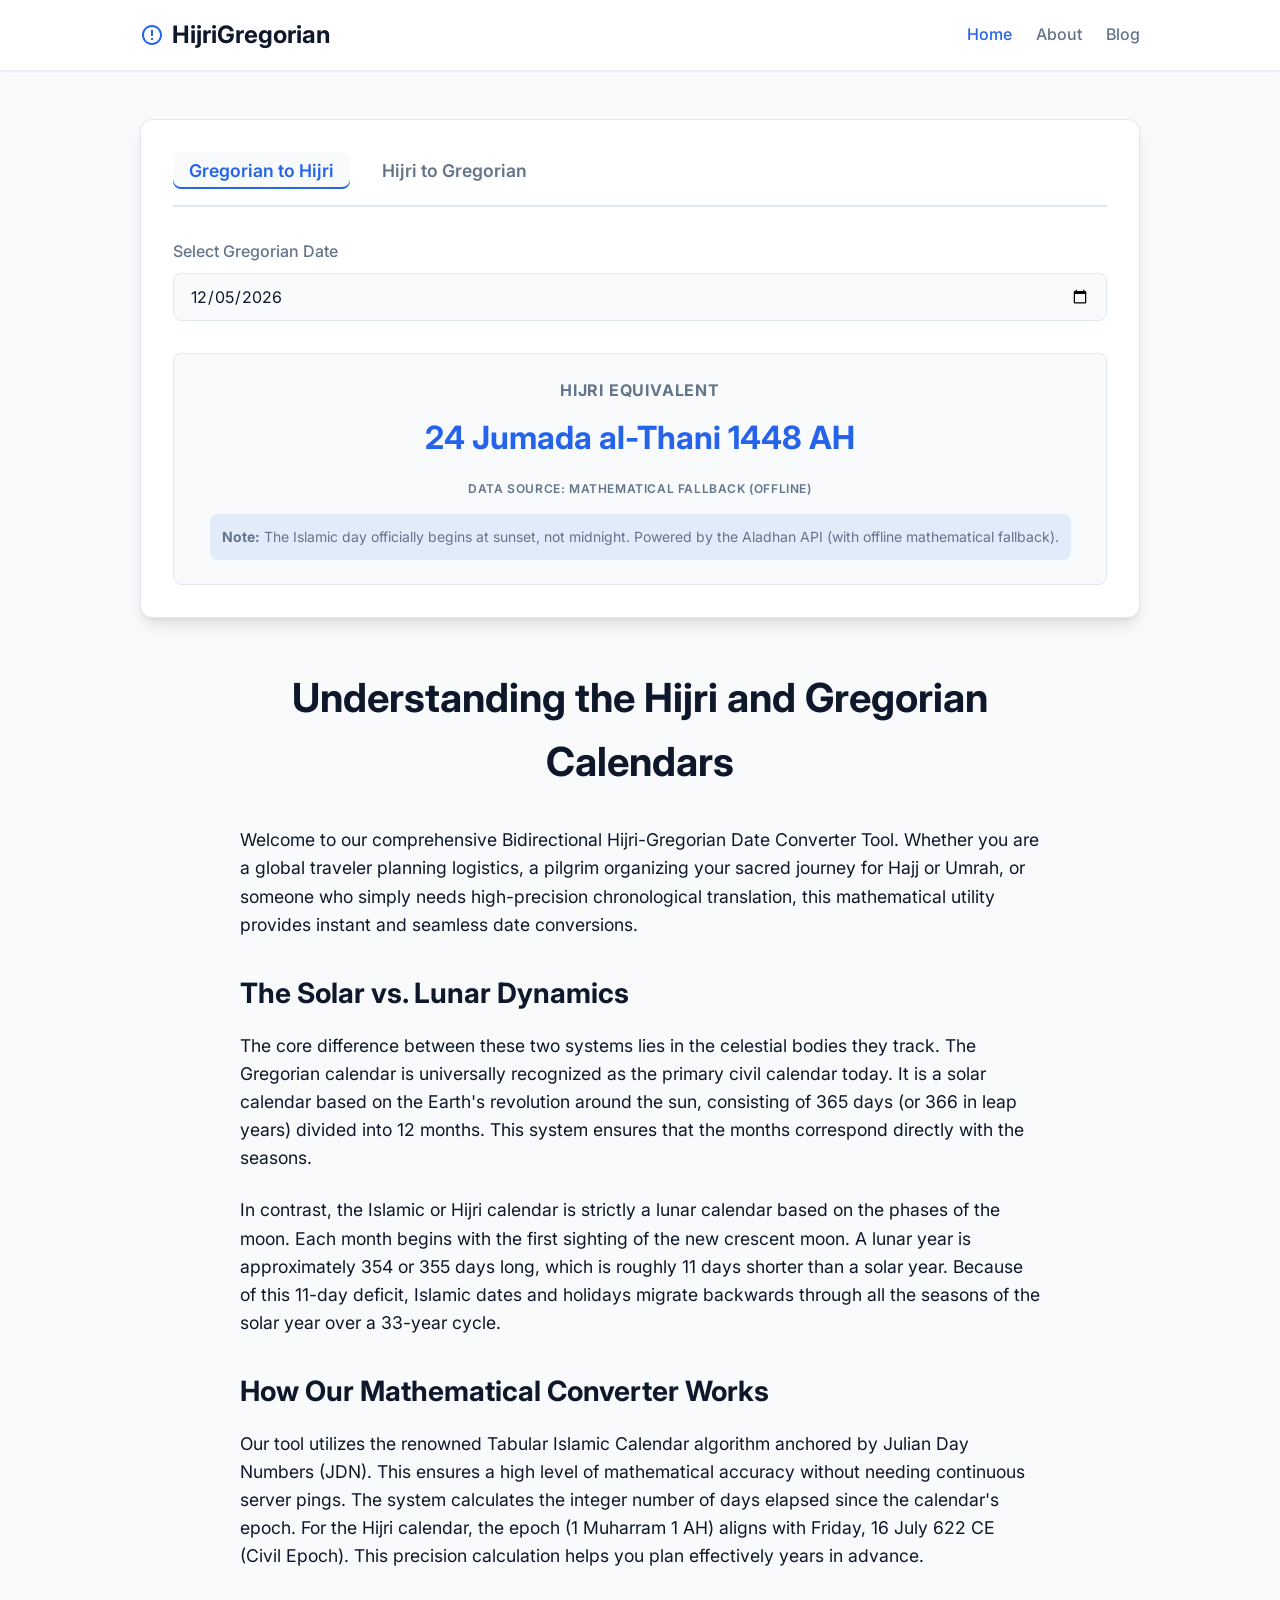
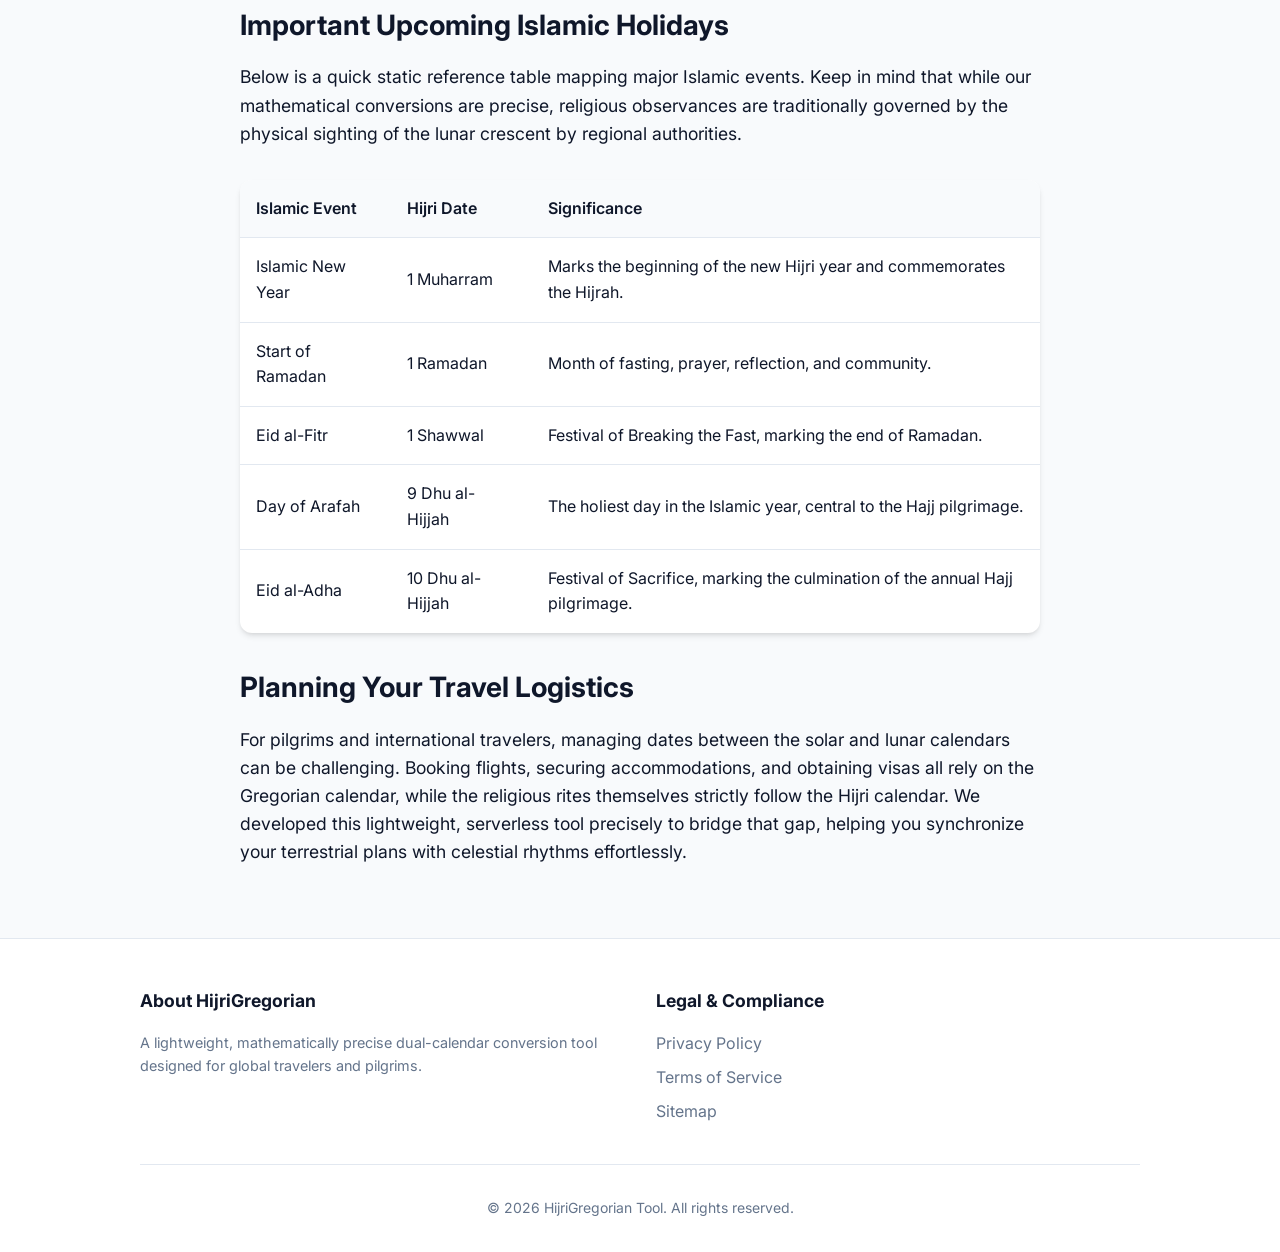
<file: index.html>
<!DOCTYPE html>
<html lang="en">
<head>
    <meta charset="UTF-8">
    <meta name="viewport" content="width=device-width, initial-scale=1.0">
    <title>HijriGregorian - Bidirectional Hijri-Gregorian Date Converter Tool</title>
    <meta name="description" content="Instantly convert dates between the Gregorian calendar and Islamic Hijri calendar. Free, accurate, and mathematical dual-conversion tool.">
    <link rel="stylesheet" href="style.css">
    
    <script type="application/ld+json">
    {
      "@context": "https://schema.org",
      "@type": "WebApplication",
      "name": "HijriGregorian - Bidirectional Hijri-Gregorian Date Converter Tool",
      "url": "https://example-travel-brand.com/converter",
      "description": "A high-precision mathematical tool to convert dates seamlessly between the solar Gregorian calendar and the lunar Islamic (Hijri) calendar.",
      "applicationCategory": "Utility",
      "operatingSystem": "All"
    }
    </script>

    <script type="application/ld+json">
    {
      "@context": "https://schema.org",
      "@type": "FAQPage",
      "mainEntity": [{
        "@type": "Question",
        "name": "How does the Hijri calendar differ from the Gregorian calendar?",
        "acceptedAnswer": {
          "@type": "Answer",
          "text": "The Gregorian calendar is a solar calendar based on the earth's revolution around the sun, lasting approximately 365.25 days. The Hijri calendar is a lunar calendar based on the phases of the moon, lasting approximately 354 days. This difference means Islamic dates shift by about 11 days each year relative to the Gregorian calendar."
        }
      }, {
        "@type": "Question",
        "name": "When does the Islamic day begin?",
        "acceptedAnswer": {
          "@type": "Answer",
          "text": "Unlike the Gregorian day which begins at midnight, the Islamic day officially begins at sunset."
        }
      }]
    }
    </script>
</head>
<body>

    <header>
        <div class="container header-inner">
            <a href="index.html" class="logo">
                <svg viewBox="0 0 24 24" xmlns="http://www.w3.org/2000/svg"><path d="M12 2C6.48 2 2 6.48 2 12s4.48 10 10 10 10-4.48 10-10S17.52 2 12 2zm0 18c-4.41 0-8-3.59-8-8s3.59-8 8-8 8 3.59 8 8-3.59 8-8 8zm-1-13h2v6h-2zm0 8h2v2h-2z"/></svg>
                HijriGregorian
            </a>
            <nav>
                <ul>
                    <li><a href="index.html" class="active">Home</a></li>
                    <li><a href="about.html">About</a></li>
                    <li><a href="blog.html">Blog</a></li>
                </ul>
            </nav>
        </div>
    </header>

    <main class="container">
        <section class="converter-container">
            <div class="tabs">
                <button class="tab-btn active" data-tab="tab-gregorian">Gregorian to Hijri</button>
                <button class="tab-btn" data-tab="tab-hijri">Hijri to Gregorian</button>
            </div>

            <!-- Gregorian to Hijri -->
            <div id="tab-gregorian" class="tab-content active">
                <div class="form-group">
                    <label for="gregorian-date">Select Gregorian Date</label>
                    <input type="date" id="gregorian-date">
                </div>
                <div class="result-box">
                    <h3>Hijri Equivalent</h3>
                    <div class="result-value" id="hijri-result">...</div>
                    <div class="source-badge" id="hijri-source"></div>
                    <div class="note"><strong>Note:</strong> The Islamic day officially begins at sunset, not midnight. Powered by the Aladhan API (with offline mathematical fallback).</div>
                </div>
            </div>

            <!-- Hijri to Gregorian -->
            <div id="tab-hijri" class="tab-content">
                <div class="form-group">
                    <label>Select Hijri Date</label>
                    <div class="input-row">
                        <select id="hijri-day">
                            <option value="" disabled selected>Day</option>
                            <!-- Populated by JS -->
                        </select>
                        <select id="hijri-month">
                            <option value="" disabled selected>Month</option>
                            <!-- Populated by JS -->
                        </select>
                        <select id="hijri-year">
                            <option value="" disabled selected>Year (AH)</option>
                            <!-- Populated by JS -->
                        </select>
                    </div>
                </div>
                <div class="result-box">
                    <h3>Gregorian Equivalent</h3>
                    <div class="result-value" id="gregorian-result">...</div>
                    <div class="source-badge" id="gregorian-source"></div>
                    <div class="note"><strong>Note:</strong> Powered by the Aladhan API (with offline mathematical fallback). Actual regional religious observances may vary based on local crescent sightings.</div>
                </div>
            </div>
        </section>

        <!-- SEO Content Section -->
        <section class="content-section">
            <h1>Understanding the Hijri and Gregorian Calendars</h1>
            <p>Welcome to our comprehensive Bidirectional Hijri-Gregorian Date Converter Tool. Whether you are a global traveler planning logistics, a pilgrim organizing your sacred journey for Hajj or Umrah, or someone who simply needs high-precision chronological translation, this mathematical utility provides instant and seamless date conversions.</p>

            <h2>The Solar vs. Lunar Dynamics</h2>
            <p>The core difference between these two systems lies in the celestial bodies they track. The Gregorian calendar is universally recognized as the primary civil calendar today. It is a solar calendar based on the Earth's revolution around the sun, consisting of 365 days (or 366 in leap years) divided into 12 months. This system ensures that the months correspond directly with the seasons.</p>
            <p>In contrast, the Islamic or Hijri calendar is strictly a lunar calendar based on the phases of the moon. Each month begins with the first sighting of the new crescent moon. A lunar year is approximately 354 or 355 days long, which is roughly 11 days shorter than a solar year. Because of this 11-day deficit, Islamic dates and holidays migrate backwards through all the seasons of the solar year over a 33-year cycle.</p>
            
            <h2>How Our Mathematical Converter Works</h2>
            <p>Our tool utilizes the renowned Tabular Islamic Calendar algorithm anchored by Julian Day Numbers (JDN). This ensures a high level of mathematical accuracy without needing continuous server pings. The system calculates the integer number of days elapsed since the calendar's epoch. For the Hijri calendar, the epoch (1 Muharram 1 AH) aligns with Friday, 16 July 622 CE (Civil Epoch). This precision calculation helps you plan effectively years in advance.</p>

            <h2>Important Upcoming Islamic Holidays</h2>
            <p>Below is a quick static reference table mapping major Islamic events. Keep in mind that while our mathematical conversions are precise, religious observances are traditionally governed by the physical sighting of the lunar crescent by regional authorities.</p>

            <table class="data-table">
                <thead>
                    <tr>
                        <th>Islamic Event</th>
                        <th>Hijri Date</th>
                        <th>Significance</th>
                    </tr>
                </thead>
                <tbody>
                    <tr>
                        <td>Islamic New Year</td>
                        <td>1 Muharram</td>
                        <td>Marks the beginning of the new Hijri year and commemorates the Hijrah.</td>
                    </tr>
                    <tr>
                        <td>Start of Ramadan</td>
                        <td>1 Ramadan</td>
                        <td>Month of fasting, prayer, reflection, and community.</td>
                    </tr>
                    <tr>
                        <td>Eid al-Fitr</td>
                        <td>1 Shawwal</td>
                        <td>Festival of Breaking the Fast, marking the end of Ramadan.</td>
                    </tr>
                    <tr>
                        <td>Day of Arafah</td>
                        <td>9 Dhu al-Hijjah</td>
                        <td>The holiest day in the Islamic year, central to the Hajj pilgrimage.</td>
                    </tr>
                    <tr>
                        <td>Eid al-Adha</td>
                        <td>10 Dhu al-Hijjah</td>
                        <td>Festival of Sacrifice, marking the culmination of the annual Hajj pilgrimage.</td>
                    </tr>
                </tbody>
            </table>

            <h2>Planning Your Travel Logistics</h2>
            <p>For pilgrims and international travelers, managing dates between the solar and lunar calendars can be challenging. Booking flights, securing accommodations, and obtaining visas all rely on the Gregorian calendar, while the religious rites themselves strictly follow the Hijri calendar. We developed this lightweight, serverless tool precisely to bridge that gap, helping you synchronize your terrestrial plans with celestial rhythms effortlessly.</p>
        </section>
    </main>

    <footer>
        <div class="container">
            <div class="footer-inner">
                <div class="footer-col">
                    <h4>About HijriGregorian</h4>
                    <p style="color: var(--text-muted); font-size: 0.9rem;">A lightweight, mathematically precise dual-calendar conversion tool designed for global travelers and pilgrims.</p>
                </div>
                <div class="footer-col">
                    <h4>Legal & Compliance</h4>
                    <ul>
                        <li><a href="privacy-policy.html">Privacy Policy</a></li>
                        <li><a href="terms-of-service.html">Terms of Service</a></li>
                        <li><a href="sitemap.html">Sitemap</a></li>
                    </ul>
                </div>
            </div>
            <div class="footer-bottom">
                &copy; 2026 HijriGregorian Tool. All rights reserved. 
            </div>
        </div>
    </footer>

    <script src="converter.js"></script>
</body>
</html>
</file>
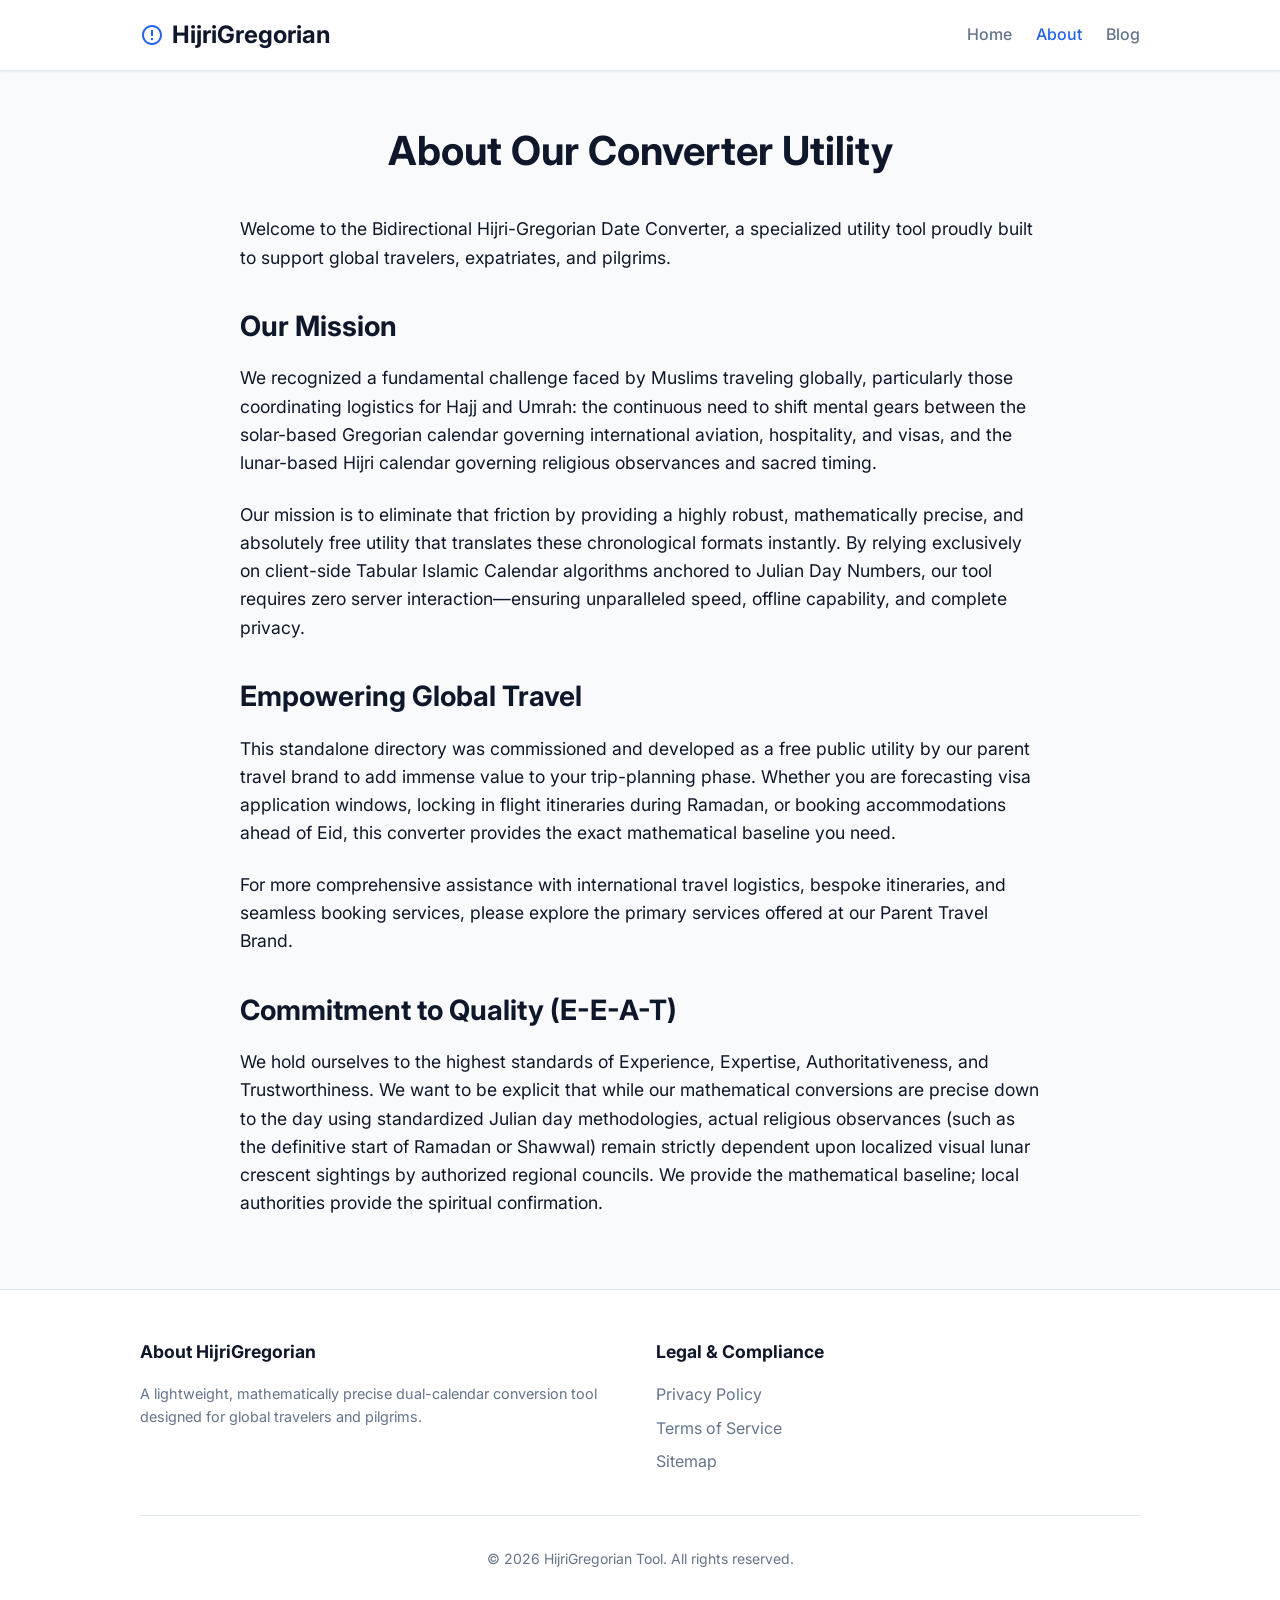
<file: about.html>
<!DOCTYPE html>
<html lang="en">
<head>
    <meta charset="UTF-8">
    <meta name="viewport" content="width=device-width, initial-scale=1.0">
    <title>About Us - Bidirectional Hijri-Gregorian Date Converter</title>
    <meta name="description" content="Learn more about our mission to provide highly accurate, mathematical Hijri and Gregorian date conversions for global travelers and pilgrims.">
    <link rel="stylesheet" href="style.css">
</head>
<body>

    <header>
        <div class="container header-inner">
            <a href="index.html" class="logo">
                <svg viewBox="0 0 24 24" xmlns="http://www.w3.org/2000/svg"><path d="M12 2C6.48 2 2 6.48 2 12s4.48 10 10 10 10-4.48 10-10S17.52 2 12 2zm0 18c-4.41 0-8-3.59-8-8s3.59-8 8-8 8 3.59 8 8-3.59 8-8 8zm-1-13h2v6h-2zm0 8h2v2h-2z"/></svg>
                HijriGregorian
            </a>
            <nav>
                <ul>
                    <li><a href="index.html">Home</a></li>
                    <li><a href="about.html" class="active">About</a></li>
                    <li><a href="blog.html">Blog</a></li>
                </ul>
            </nav>
        </div>
    </header>

    <main class="container">
        <section class="content-section">
            <h1>About Our Converter Utility</h1>
            <p>Welcome to the Bidirectional Hijri-Gregorian Date Converter, a specialized utility tool proudly built to support global travelers, expatriates, and pilgrims.</p>
            
            <h2>Our Mission</h2>
            <p>We recognized a fundamental challenge faced by Muslims traveling globally, particularly those coordinating logistics for Hajj and Umrah: the continuous need to shift mental gears between the solar-based Gregorian calendar governing international aviation, hospitality, and visas, and the lunar-based Hijri calendar governing religious observances and sacred timing.</p>
            
            <p>Our mission is to eliminate that friction by providing a highly robust, mathematically precise, and absolutely free utility that translates these chronological formats instantly. By relying exclusively on client-side Tabular Islamic Calendar algorithms anchored to Julian Day Numbers, our tool requires zero server interaction—ensuring unparalleled speed, offline capability, and complete privacy.</p>

            <h2>Empowering Global Travel</h2>
            <p>This standalone directory was commissioned and developed as a free public utility by our parent travel brand to add immense value to your trip-planning phase. Whether you are forecasting visa application windows, locking in flight itineraries during Ramadan, or booking accommodations ahead of Eid, this converter provides the exact mathematical baseline you need.</p>
            
            <p>For more comprehensive assistance with international travel logistics, bespoke itineraries, and seamless booking services, please explore the primary services offered at our Parent Travel Brand.</p>

            <h2>Commitment to Quality (E-E-A-T)</h2>
            <p>We hold ourselves to the highest standards of Experience, Expertise, Authoritativeness, and Trustworthiness. We want to be explicit that while our mathematical conversions are precise down to the day using standardized Julian day methodologies, actual religious observances (such as the definitive start of Ramadan or Shawwal) remain strictly dependent upon localized visual lunar crescent sightings by authorized regional councils. We provide the mathematical baseline; local authorities provide the spiritual confirmation.</p>
        </section>
    </main>

    <footer>
        <div class="container">
            <div class="footer-inner">
                <div class="footer-col">
                    <h4>About HijriGregorian</h4>
                    <p style="color: var(--text-muted); font-size: 0.9rem;">A lightweight, mathematically precise dual-calendar conversion tool designed for global travelers and pilgrims.</p>
                </div>
                <div class="footer-col">
                    <h4>Legal & Compliance</h4>
                    <ul>
                        <li><a href="privacy-policy.html">Privacy Policy</a></li>
                        <li><a href="terms-of-service.html">Terms of Service</a></li>
                        <li><a href="sitemap.html">Sitemap</a></li>
                    </ul>
                </div>
            </div>
            <div class="footer-bottom">
                &copy; 2026 HijriGregorian Tool. All rights reserved. 
            </div>
        </div>
    </footer>

    <script src="converter.js"></script>
</body>
</html>
</file>
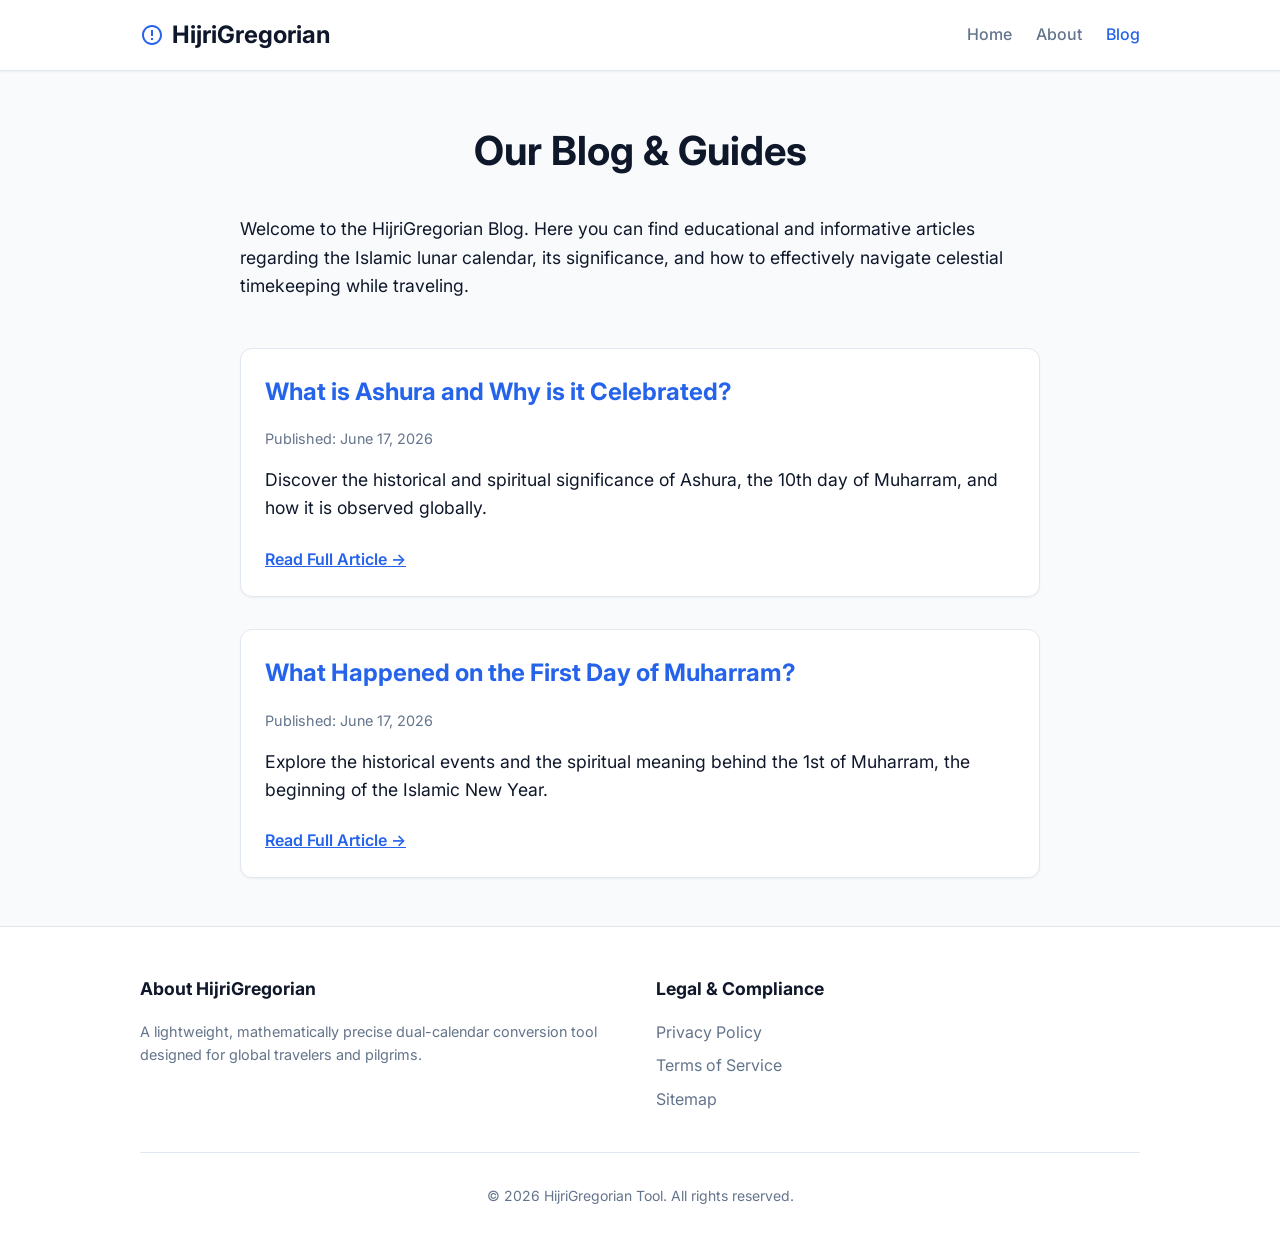
<file: blog.html>
<!DOCTYPE html>
<html lang="en">
<head>
    <meta charset="UTF-8">
    <meta name="viewport" content="width=device-width, initial-scale=1.0">
    <title>Blog - HijriGregorian Date Converter</title>
    <meta name="description" content="Read informative articles and guides about Islamic dates, the lunar calendar, and significant events like Ramadan and Hajj.">
    <link rel="stylesheet" href="style.css">
</head>
<body>

    <header>
        <div class="container header-inner">
            <a href="index.html" class="logo">
                <svg viewBox="0 0 24 24" xmlns="http://www.w3.org/2000/svg"><path d="M12 2C6.48 2 2 6.48 2 12s4.48 10 10 10 10-4.48 10-10S17.52 2 12 2zm0 18c-4.41 0-8-3.59-8-8s3.59-8 8-8 8 3.59 8 8-3.59 8-8 8zm-1-13h2v6h-2zm0 8h2v2h-2z"/></svg>
                HijriGregorian
            </a>
            <nav>
                <ul>
                    <li><a href="index.html">Home</a></li>
                    <li><a href="about.html">About</a></li>
                    <li><a href="blog.html" class="active">Blog</a></li>
                </ul>
            </nav>
        </div>
    </header>

    <main class="container">
        <section class="content-section" style="min-height: 50vh;">
            <h1>Our Blog & Guides</h1>
            <p>Welcome to the HijriGregorian Blog. Here you can find educational and informative articles regarding the Islamic lunar calendar, its significance, and how to effectively navigate celestial timekeeping while traveling.</p>

            <div style="margin-top: 3rem; display: flex; flex-direction: column; gap: 2rem;">
                <!-- Post 1 -->
                <article style="padding: 1.5rem; background-color: var(--card-bg); border: 1px solid var(--border-color); border-radius: var(--radius); box-shadow: var(--shadow-sm);">
                    <h2 style="margin-top: 0; font-size: 1.5rem;"><a href="blog/what-is-ashura-and-why-is-it-celebrated.html">What is Ashura and Why is it Celebrated?</a></h2>
                    <p style="color: var(--text-muted); font-size: 0.9rem; margin-bottom: 1rem;">Published: June 17, 2026</p>
                    <p>Discover the historical and spiritual significance of Ashura, the 10th day of Muharram, and how it is observed globally.</p>
                    <a href="..blog/what-is-ashura-and-why-is-it-celebrated.html" style="font-weight: 600; text-decoration: underline;">Read Full Article &rarr;</a>
                </article>

                <!-- Post 2 -->
                <article style="padding: 1.5rem; background-color: var(--card-bg); border: 1px solid var(--border-color); border-radius: var(--radius); box-shadow: var(--shadow-sm);">
                    <h2 style="margin-top: 0; font-size: 1.5rem;"><a href="blog/what-happened-on-the-first-day-of-muharram.html">What Happened on the First Day of Muharram?</a></h2>
                    <p style="color: var(--text-muted); font-size: 0.9rem; margin-bottom: 1rem;">Published: June 17, 2026</p>
                    <p>Explore the historical events and the spiritual meaning behind the 1st of Muharram, the beginning of the Islamic New Year.</p>
                    <a href="..blog/what-happened-on-the-first-day-of-muharram.html" style="font-weight: 600; text-decoration: underline;">Read Full Article &rarr;</a>
                </article>
            </div>
        </section>
    </main>

    <footer>
        <div class="container">
            <div class="footer-inner">
                <div class="footer-col">
                    <h4>About HijriGregorian</h4>
                    <p style="color: var(--text-muted); font-size: 0.9rem;">A lightweight, mathematically precise dual-calendar conversion tool designed for global travelers and pilgrims.</p>
                </div>
                <div class="footer-col">
                    <h4>Legal & Compliance</h4>
                    <ul>
                        <li><a href="privacy-policy.html">Privacy Policy</a></li>
                        <li><a href="terms-of-service.html">Terms of Service</a></li>
                        <li><a href="sitemap.html">Sitemap</a></li>
                    </ul>
                </div>
            </div>
            <div class="footer-bottom">
                &copy; 2026 HijriGregorian Tool. All rights reserved. 
            </div>
        </div>
    </footer>

    <script src="converter.js"></script>
</body>
</html>
</file>
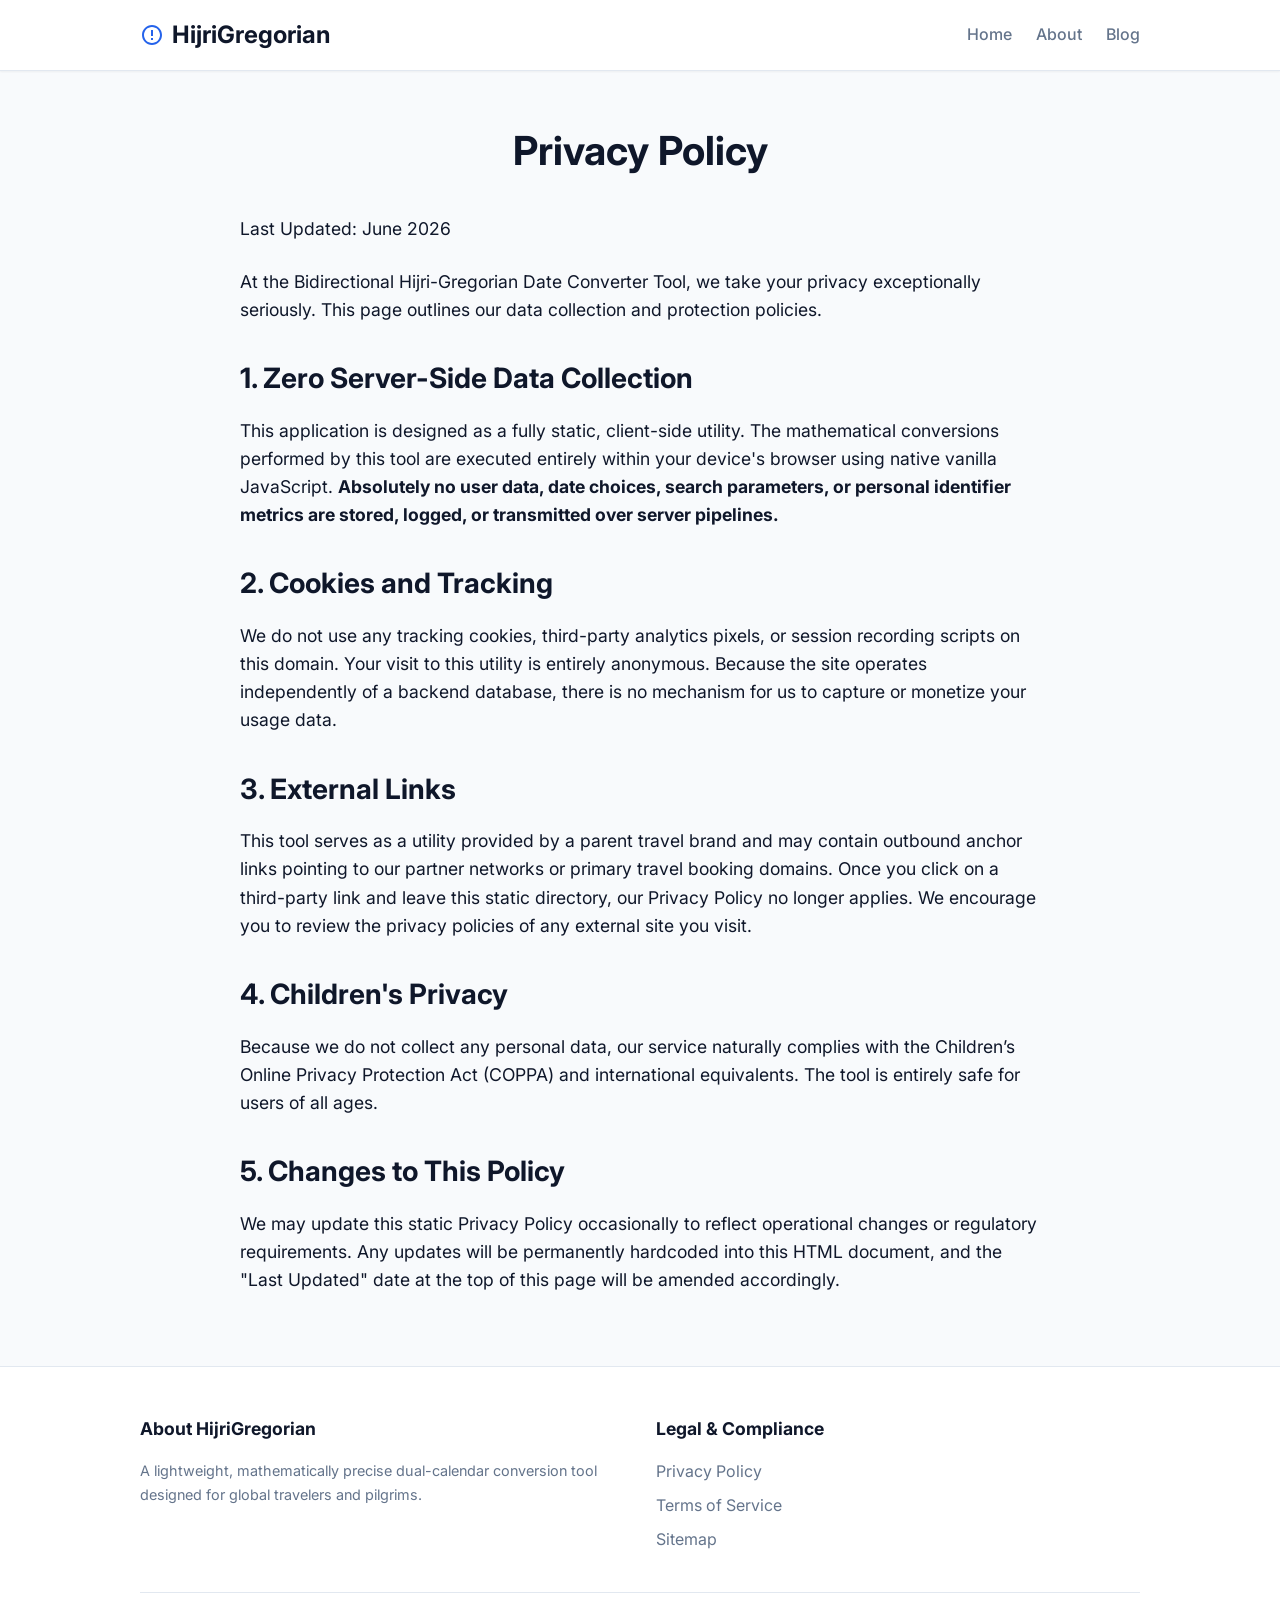
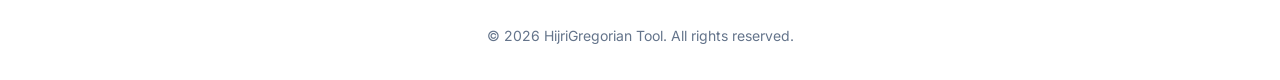
<file: privacy-policy.html>
<!DOCTYPE html>
<html lang="en">
<head>
    <meta charset="UTF-8">
    <meta name="viewport" content="width=device-width, initial-scale=1.0">
    <title>Privacy Policy - Bidirectional Hijri-Gregorian Date Converter</title>
    <meta name="description" content="Read our privacy policy to understand how we protect your data. Our client-side converter tool guarantees complete user anonymity and zero data collection.">
    <link rel="stylesheet" href="style.css">
</head>
<body>

    <header>
        <div class="container header-inner">
            <a href="index.html" class="logo">
                <svg viewBox="0 0 24 24" xmlns="http://www.w3.org/2000/svg"><path d="M12 2C6.48 2 2 6.48 2 12s4.48 10 10 10 10-4.48 10-10S17.52 2 12 2zm0 18c-4.41 0-8-3.59-8-8s3.59-8 8-8 8 3.59 8 8-3.59 8-8 8zm-1-13h2v6h-2zm0 8h2v2h-2z"/></svg>
                HijriGregorian
            </a>
            <nav>
                <ul>
                    <li><a href="index.html">Home</a></li>
                    <li><a href="about.html">About</a></li>
                    <li><a href="blog.html">Blog</a></li>
                </ul>
            </nav>
        </div>
    </header>

    <main class="container">
        <section class="content-section">
            <h1>Privacy Policy</h1>
            <p>Last Updated: June 2026</p>

            <p>At the Bidirectional Hijri-Gregorian Date Converter Tool, we take your privacy exceptionally seriously. This page outlines our data collection and protection policies.</p>

            <h2>1. Zero Server-Side Data Collection</h2>
            <p>This application is designed as a fully static, client-side utility. The mathematical conversions performed by this tool are executed entirely within your device's browser using native vanilla JavaScript. <strong>Absolutely no user data, date choices, search parameters, or personal identifier metrics are stored, logged, or transmitted over server pipelines.</strong></p>

            <h2>2. Cookies and Tracking</h2>
            <p>We do not use any tracking cookies, third-party analytics pixels, or session recording scripts on this domain. Your visit to this utility is entirely anonymous. Because the site operates independently of a backend database, there is no mechanism for us to capture or monetize your usage data.</p>

            <h2>3. External Links</h2>
            <p>This tool serves as a utility provided by a parent travel brand and may contain outbound anchor links pointing to our partner networks or primary travel booking domains. Once you click on a third-party link and leave this static directory, our Privacy Policy no longer applies. We encourage you to review the privacy policies of any external site you visit.</p>

            <h2>4. Children's Privacy</h2>
            <p>Because we do not collect any personal data, our service naturally complies with the Children’s Online Privacy Protection Act (COPPA) and international equivalents. The tool is entirely safe for users of all ages.</p>

            <h2>5. Changes to This Policy</h2>
            <p>We may update this static Privacy Policy occasionally to reflect operational changes or regulatory requirements. Any updates will be permanently hardcoded into this HTML document, and the "Last Updated" date at the top of this page will be amended accordingly.</p>

        </section>
    </main>

    <footer>
        <div class="container">
            <div class="footer-inner">
                <div class="footer-col">
                    <h4>About HijriGregorian</h4>
                    <p style="color: var(--text-muted); font-size: 0.9rem;">A lightweight, mathematically precise dual-calendar conversion tool designed for global travelers and pilgrims.</p>
                </div>
                <div class="footer-col">
                    <h4>Legal & Compliance</h4>
                    <ul>
                        <li><a href="privacy-policy.html">Privacy Policy</a></li>
                        <li><a href="terms-of-service.html">Terms of Service</a></li>
                        <li><a href="sitemap.html">Sitemap</a></li>
                    </ul>
                </div>
            </div>
            <div class="footer-bottom">
                &copy; 2026 HijriGregorian Tool. All rights reserved. 
            </div>
        </div>
    </footer>

    <script src="converter.js"></script>
</body>
</html>
</file>
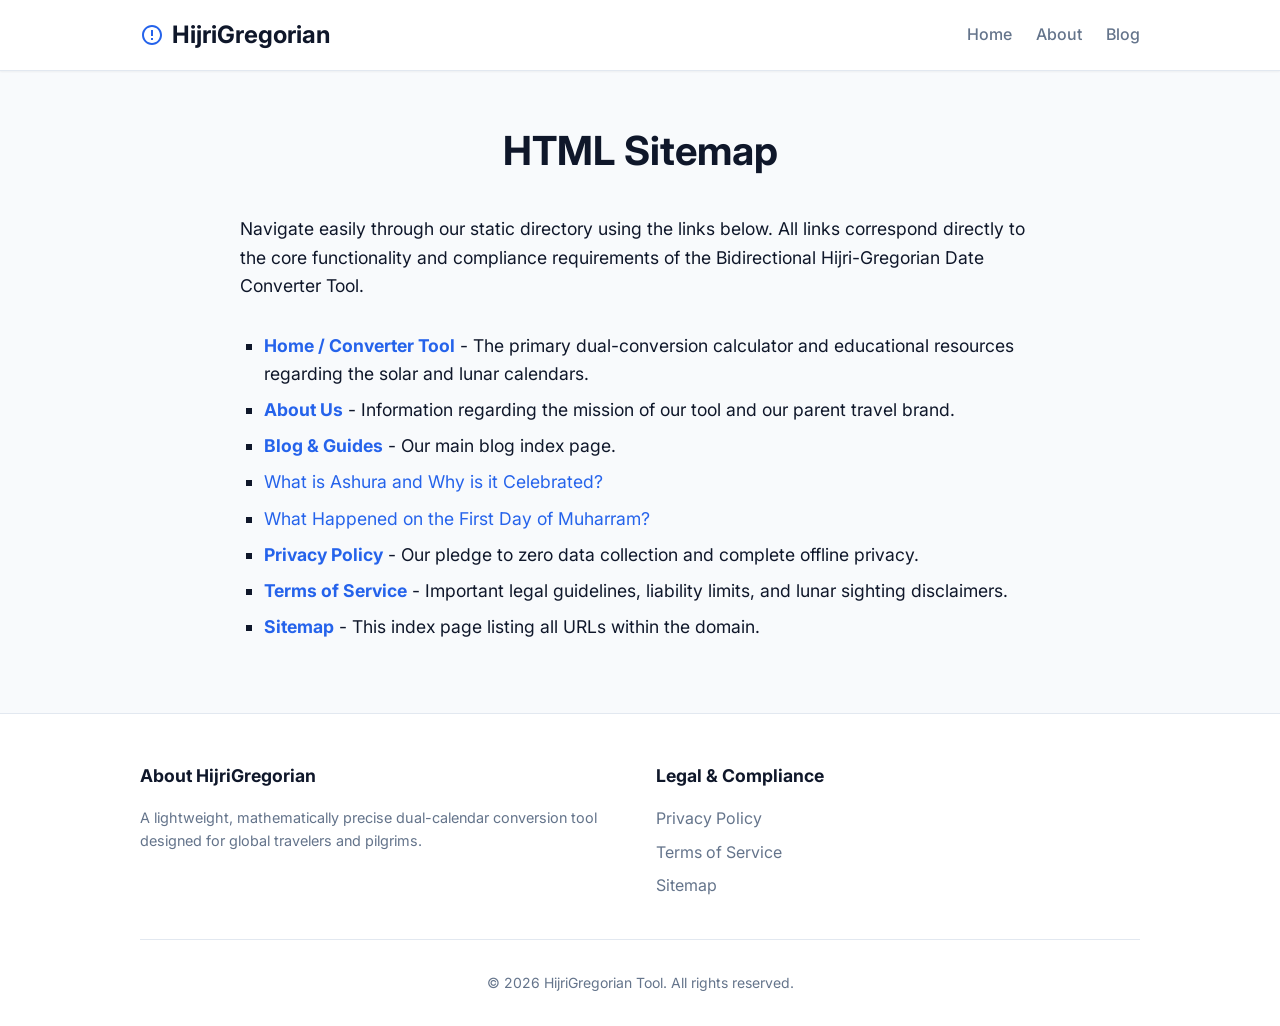
<file: sitemap.html>
<!DOCTYPE html>
<html lang="en">
<head>
    <meta charset="UTF-8">
    <meta name="viewport" content="width=device-width, initial-scale=1.0">
    <title>Sitemap - Bidirectional Hijri-Gregorian Date Converter</title>
    <meta name="description" content="HTML Sitemap for the Bidirectional Hijri-Gregorian Date Converter Tool. Navigate all our static pages easily.">
    <link rel="stylesheet" href="style.css">
</head>
<body>

    <header>
        <div class="container header-inner">
            <a href="index.html" class="logo">
                <svg viewBox="0 0 24 24" xmlns="http://www.w3.org/2000/svg"><path d="M12 2C6.48 2 2 6.48 2 12s4.48 10 10 10 10-4.48 10-10S17.52 2 12 2zm0 18c-4.41 0-8-3.59-8-8s3.59-8 8-8 8 3.59 8 8-3.59 8-8 8zm-1-13h2v6h-2zm0 8h2v2h-2z"/></svg>
                HijriGregorian
            </a>
            <nav>
                <ul>
                    <li><a href="index.html">Home</a></li>
                    <li><a href="about.html">About</a></li>
                    <li><a href="blog.html">Blog</a></li>
                </ul>
            </nav>
        </div>
    </header>

    <main class="container">
        <section class="content-section" style="min-height: 50vh;">
            <h1>HTML Sitemap</h1>
            <p>Navigate easily through our static directory using the links below. All links correspond directly to the core functionality and compliance requirements of the Bidirectional Hijri-Gregorian Date Converter Tool.</p>

            <ul style="margin-top: 2rem; list-style-type: square;">
                <li><a href="index.html"><strong>Home / Converter Tool</strong></a> - The primary dual-conversion calculator and educational resources regarding the solar and lunar calendars.</li>
                <li><a href="about.html"><strong>About Us</strong></a> - Information regarding the mission of our tool and our parent travel brand.</li>
                <li><a href="blog.html"><strong>Blog & Guides</strong></a> - Our main blog index page.</li>
                <li><a href="blog/what-is-ashura-and-why-is-it-celebrated.html">What is Ashura and Why is it Celebrated?</a></li>
                <li><a href="blog/what-happened-on-the-first-day-of-muharram.html">What Happened on the First Day of Muharram?</a></li>
                <li><a href="privacy-policy.html"><strong>Privacy Policy</strong></a> - Our pledge to zero data collection and complete offline privacy.</li>
                <li><a href="terms-of-service.html"><strong>Terms of Service</strong></a> - Important legal guidelines, liability limits, and lunar sighting disclaimers.</li>
                <li><a href="sitemap.html"><strong>Sitemap</strong></a> - This index page listing all URLs within the domain.</li>
            </ul>
        </section>
    </main>

    <footer>
        <div class="container">
            <div class="footer-inner">
                <div class="footer-col">
                    <h4>About HijriGregorian</h4>
                    <p style="color: var(--text-muted); font-size: 0.9rem;">A lightweight, mathematically precise dual-calendar conversion tool designed for global travelers and pilgrims.</p>
                </div>
                <div class="footer-col">
                    <h4>Legal & Compliance</h4>
                    <ul>
                        <li><a href="privacy-policy.html">Privacy Policy</a></li>
                        <li><a href="terms-of-service.html">Terms of Service</a></li>
                        <li><a href="sitemap.html">Sitemap</a></li>
                    </ul>
                </div>
            </div>
            <div class="footer-bottom">
                &copy; 2026 HijriGregorian Tool. All rights reserved. 
            </div>
        </div>
    </footer>

    <script src="converter.js"></script>
</body>
</html>
</file>
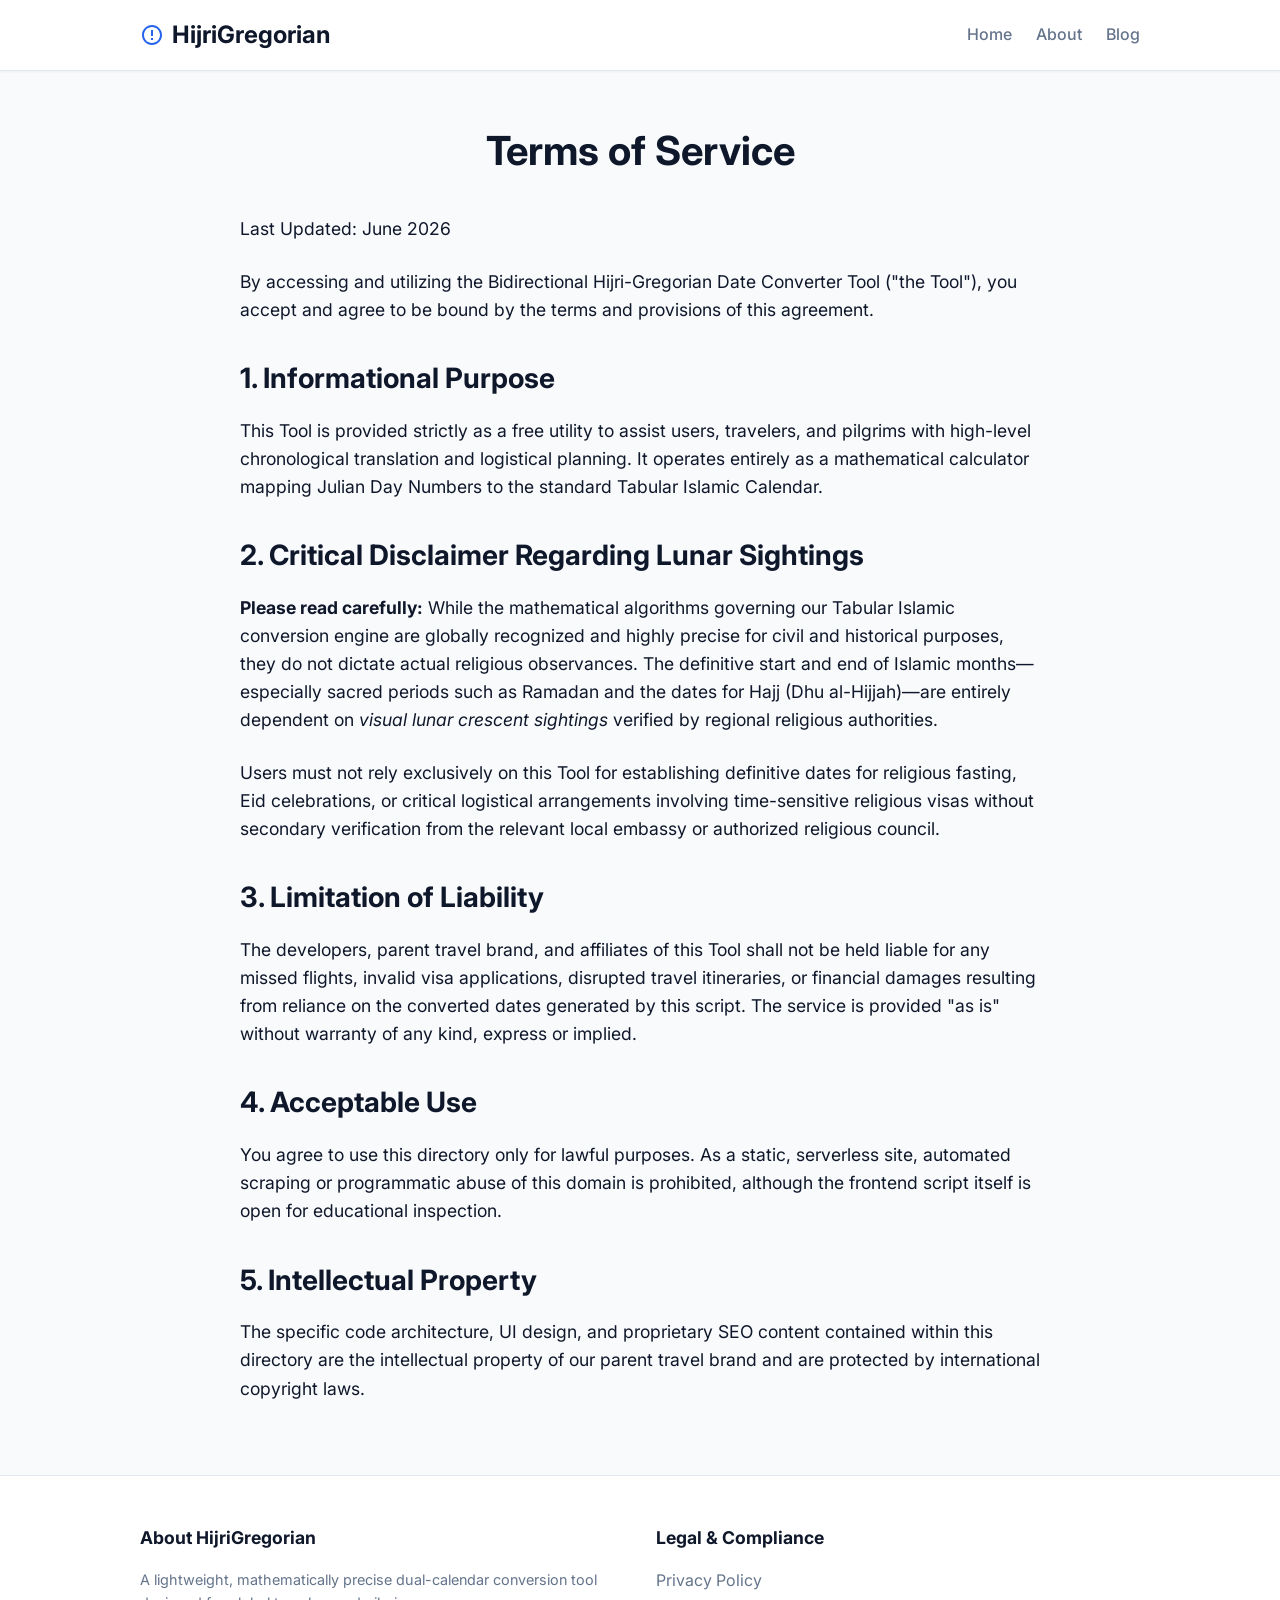
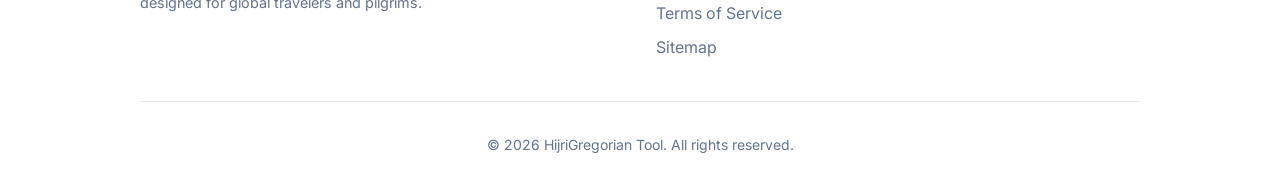
<file: terms-of-service.html>
<!DOCTYPE html>
<html lang="en">
<head>
    <meta charset="UTF-8">
    <meta name="viewport" content="width=device-width, initial-scale=1.0">
    <title>Terms of Service - Bidirectional Hijri-Gregorian Date Converter</title>
    <meta name="description" content="Terms of Service for the Bidirectional Hijri-Gregorian Date Converter Tool. Read our usage guidelines and lunar sighting disclaimers.">
    <link rel="stylesheet" href="style.css">
</head>
<body>

    <header>
        <div class="container header-inner">
            <a href="index.html" class="logo">
                <svg viewBox="0 0 24 24" xmlns="http://www.w3.org/2000/svg"><path d="M12 2C6.48 2 2 6.48 2 12s4.48 10 10 10 10-4.48 10-10S17.52 2 12 2zm0 18c-4.41 0-8-3.59-8-8s3.59-8 8-8 8 3.59 8 8-3.59 8-8 8zm-1-13h2v6h-2zm0 8h2v2h-2z"/></svg>
                HijriGregorian
            </a>
            <nav>
                <ul>
                    <li><a href="index.html">Home</a></li>
                    <li><a href="about.html">About</a></li>
                    <li><a href="blog.html">Blog</a></li>
                </ul>
            </nav>
        </div>
    </header>

    <main class="container">
        <section class="content-section">
            <h1>Terms of Service</h1>
            <p>Last Updated: June 2026</p>

            <p>By accessing and utilizing the Bidirectional Hijri-Gregorian Date Converter Tool ("the Tool"), you accept and agree to be bound by the terms and provisions of this agreement.</p>

            <h2>1. Informational Purpose</h2>
            <p>This Tool is provided strictly as a free utility to assist users, travelers, and pilgrims with high-level chronological translation and logistical planning. It operates entirely as a mathematical calculator mapping Julian Day Numbers to the standard Tabular Islamic Calendar.</p>

            <h2>2. Critical Disclaimer Regarding Lunar Sightings</h2>
            <p><strong>Please read carefully:</strong> While the mathematical algorithms governing our Tabular Islamic conversion engine are globally recognized and highly precise for civil and historical purposes, they do not dictate actual religious observances. The definitive start and end of Islamic months—especially sacred periods such as Ramadan and the dates for Hajj (Dhu al-Hijjah)—are entirely dependent on <em>visual lunar crescent sightings</em> verified by regional religious authorities.</p>
            <p>Users must not rely exclusively on this Tool for establishing definitive dates for religious fasting, Eid celebrations, or critical logistical arrangements involving time-sensitive religious visas without secondary verification from the relevant local embassy or authorized religious council.</p>

            <h2>3. Limitation of Liability</h2>
            <p>The developers, parent travel brand, and affiliates of this Tool shall not be held liable for any missed flights, invalid visa applications, disrupted travel itineraries, or financial damages resulting from reliance on the converted dates generated by this script. The service is provided "as is" without warranty of any kind, express or implied.</p>

            <h2>4. Acceptable Use</h2>
            <p>You agree to use this directory only for lawful purposes. As a static, serverless site, automated scraping or programmatic abuse of this domain is prohibited, although the frontend script itself is open for educational inspection.</p>

            <h2>5. Intellectual Property</h2>
            <p>The specific code architecture, UI design, and proprietary SEO content contained within this directory are the intellectual property of our parent travel brand and are protected by international copyright laws.</p>
        </section>
    </main>

    <footer>
        <div class="container">
            <div class="footer-inner">
                <div class="footer-col">
                    <h4>About HijriGregorian</h4>
                    <p style="color: var(--text-muted); font-size: 0.9rem;">A lightweight, mathematically precise dual-calendar conversion tool designed for global travelers and pilgrims.</p>
                </div>
                <div class="footer-col">
                    <h4>Legal & Compliance</h4>
                    <ul>
                        <li><a href="privacy-policy.html">Privacy Policy</a></li>
                        <li><a href="terms-of-service.html">Terms of Service</a></li>
                        <li><a href="sitemap.html">Sitemap</a></li>
                    </ul>
                </div>
            </div>
            <div class="footer-bottom">
                &copy; 2026 HijriGregorian Tool. All rights reserved. 
            </div>
        </div>
    </footer>

    <script src="converter.js"></script>
</body>
</html>
</file>
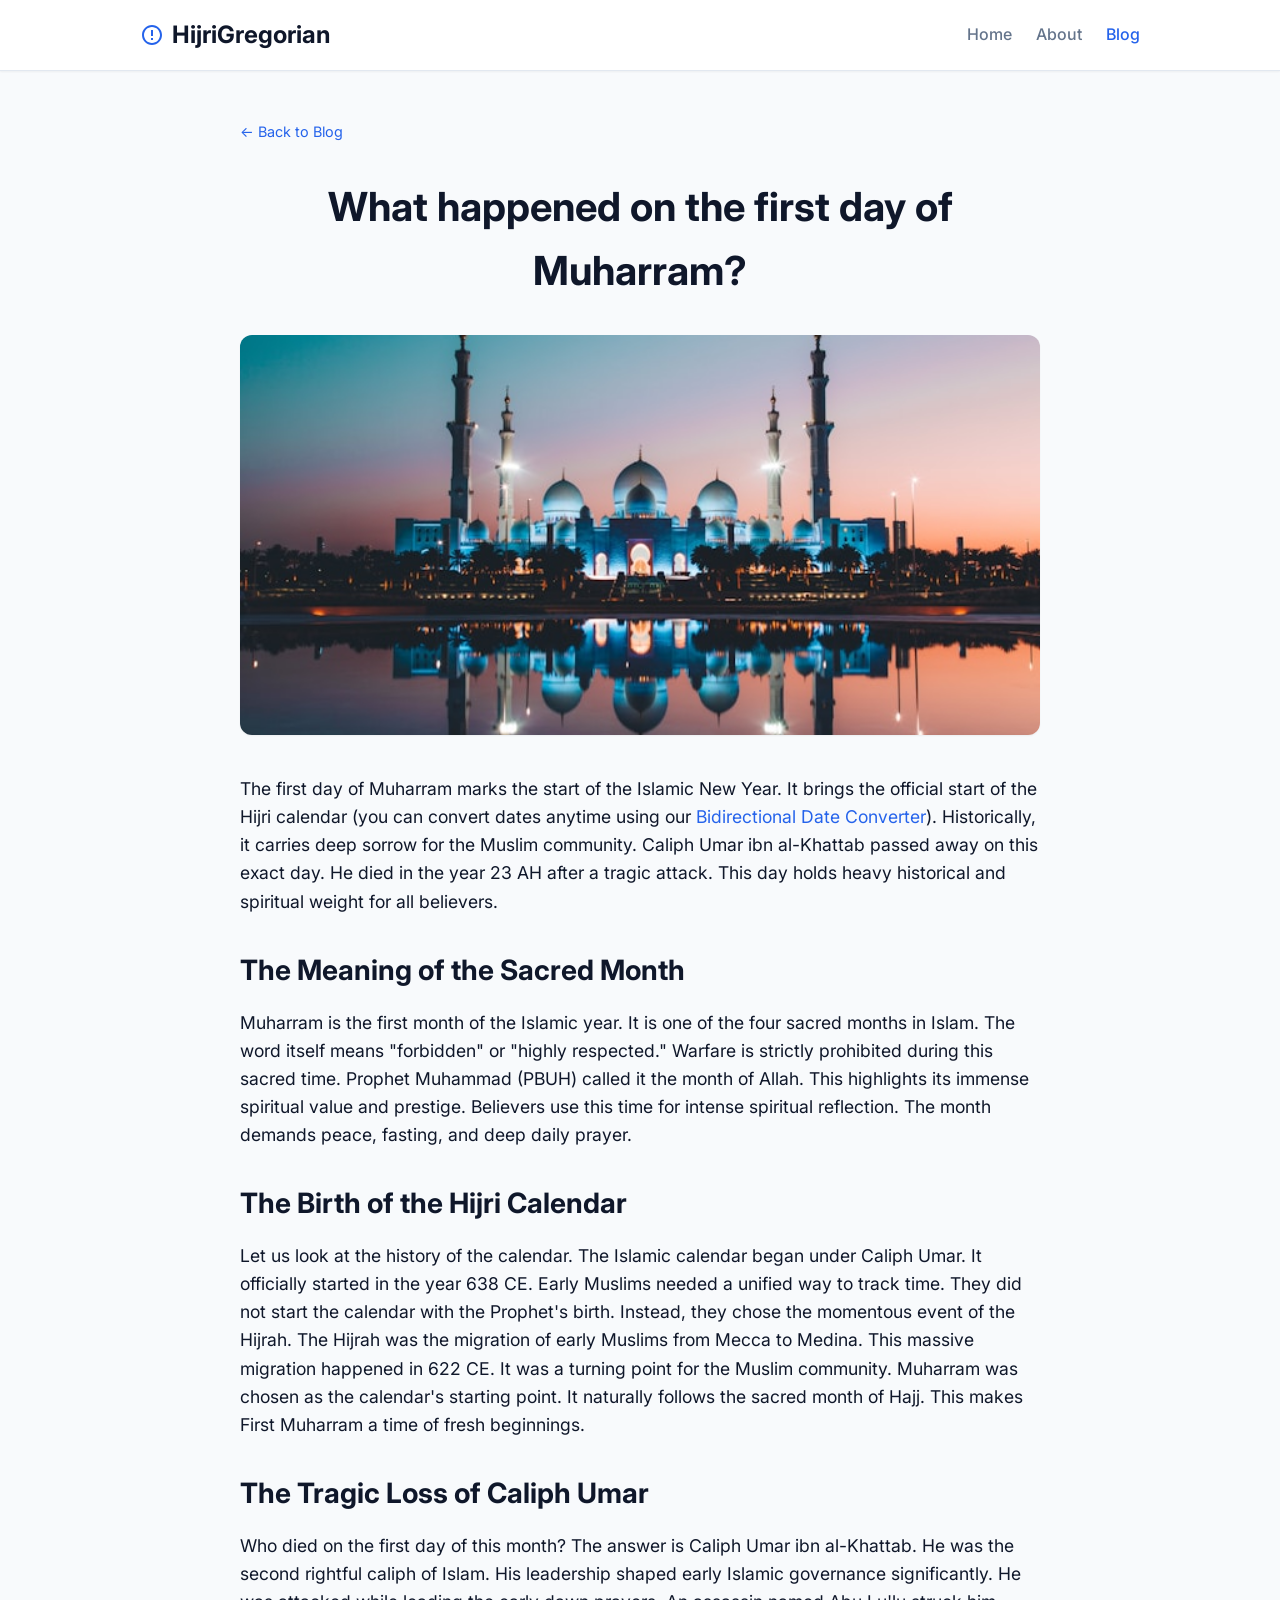
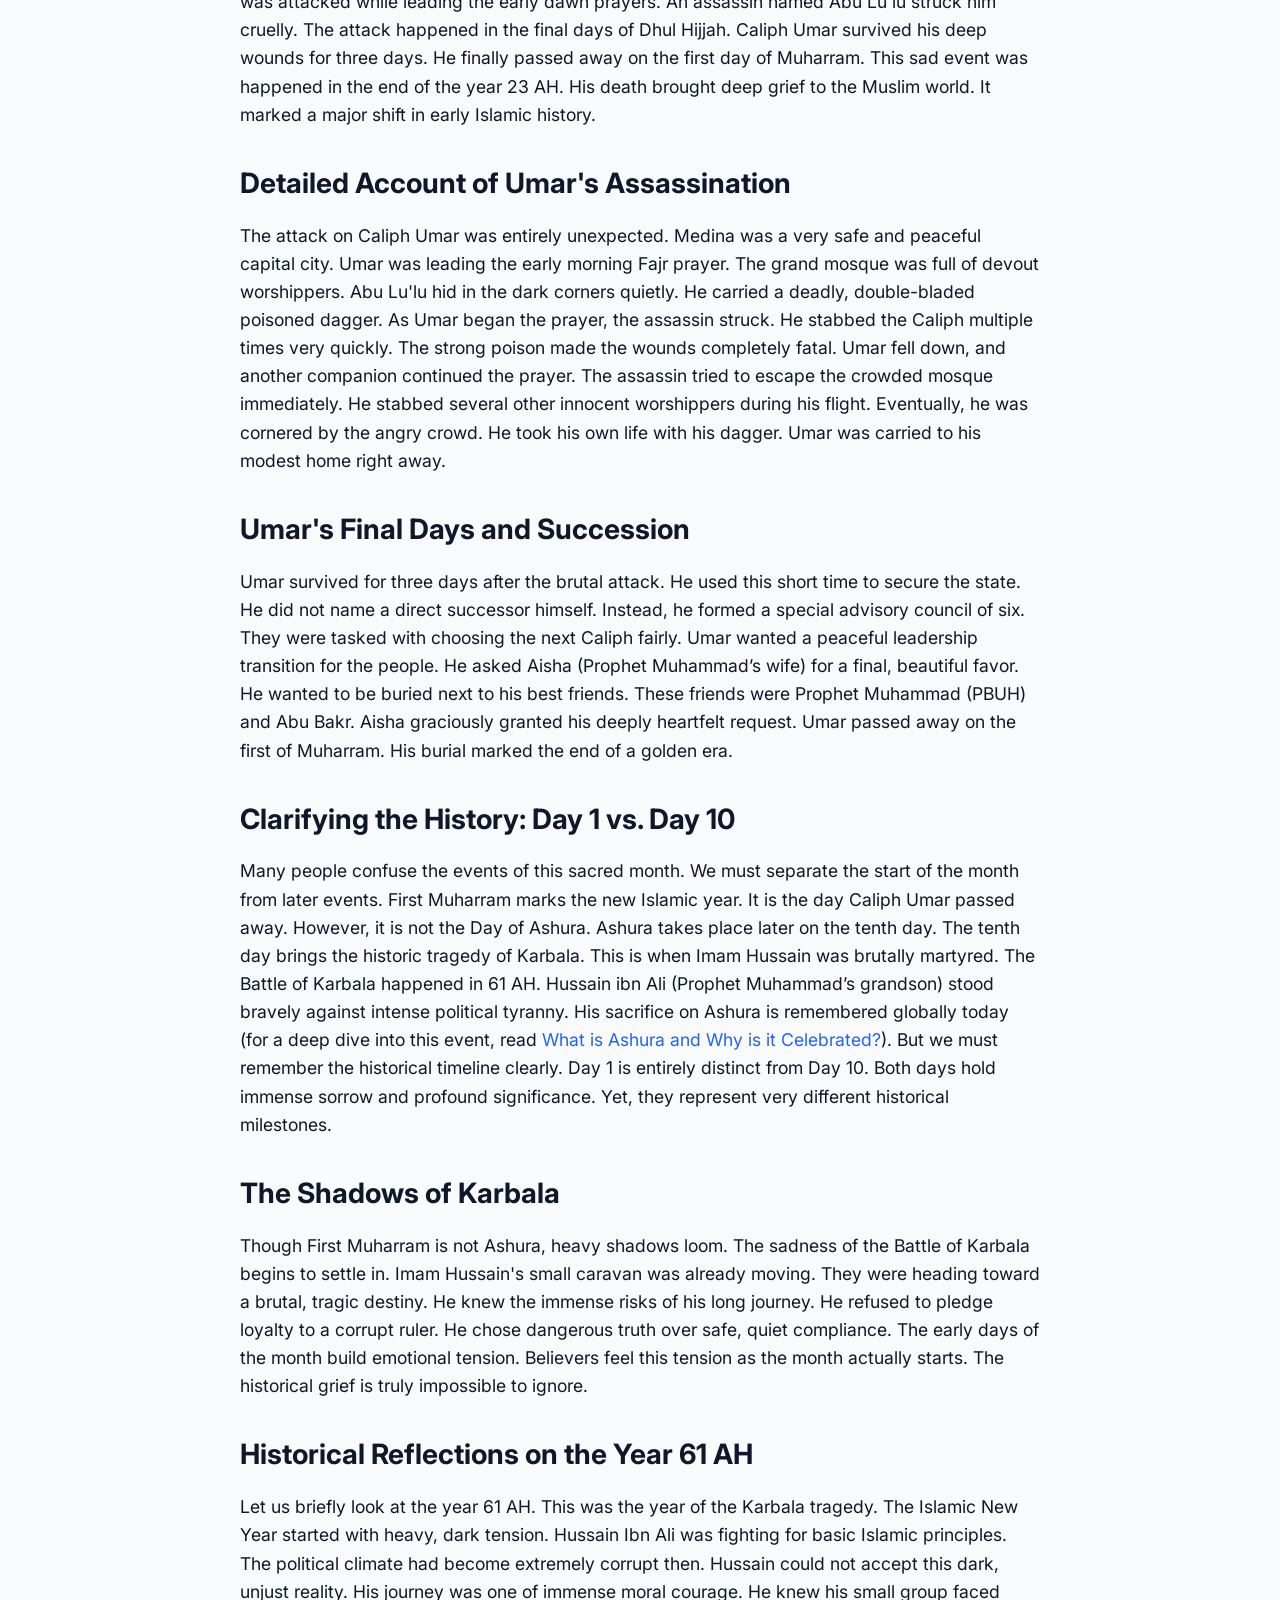
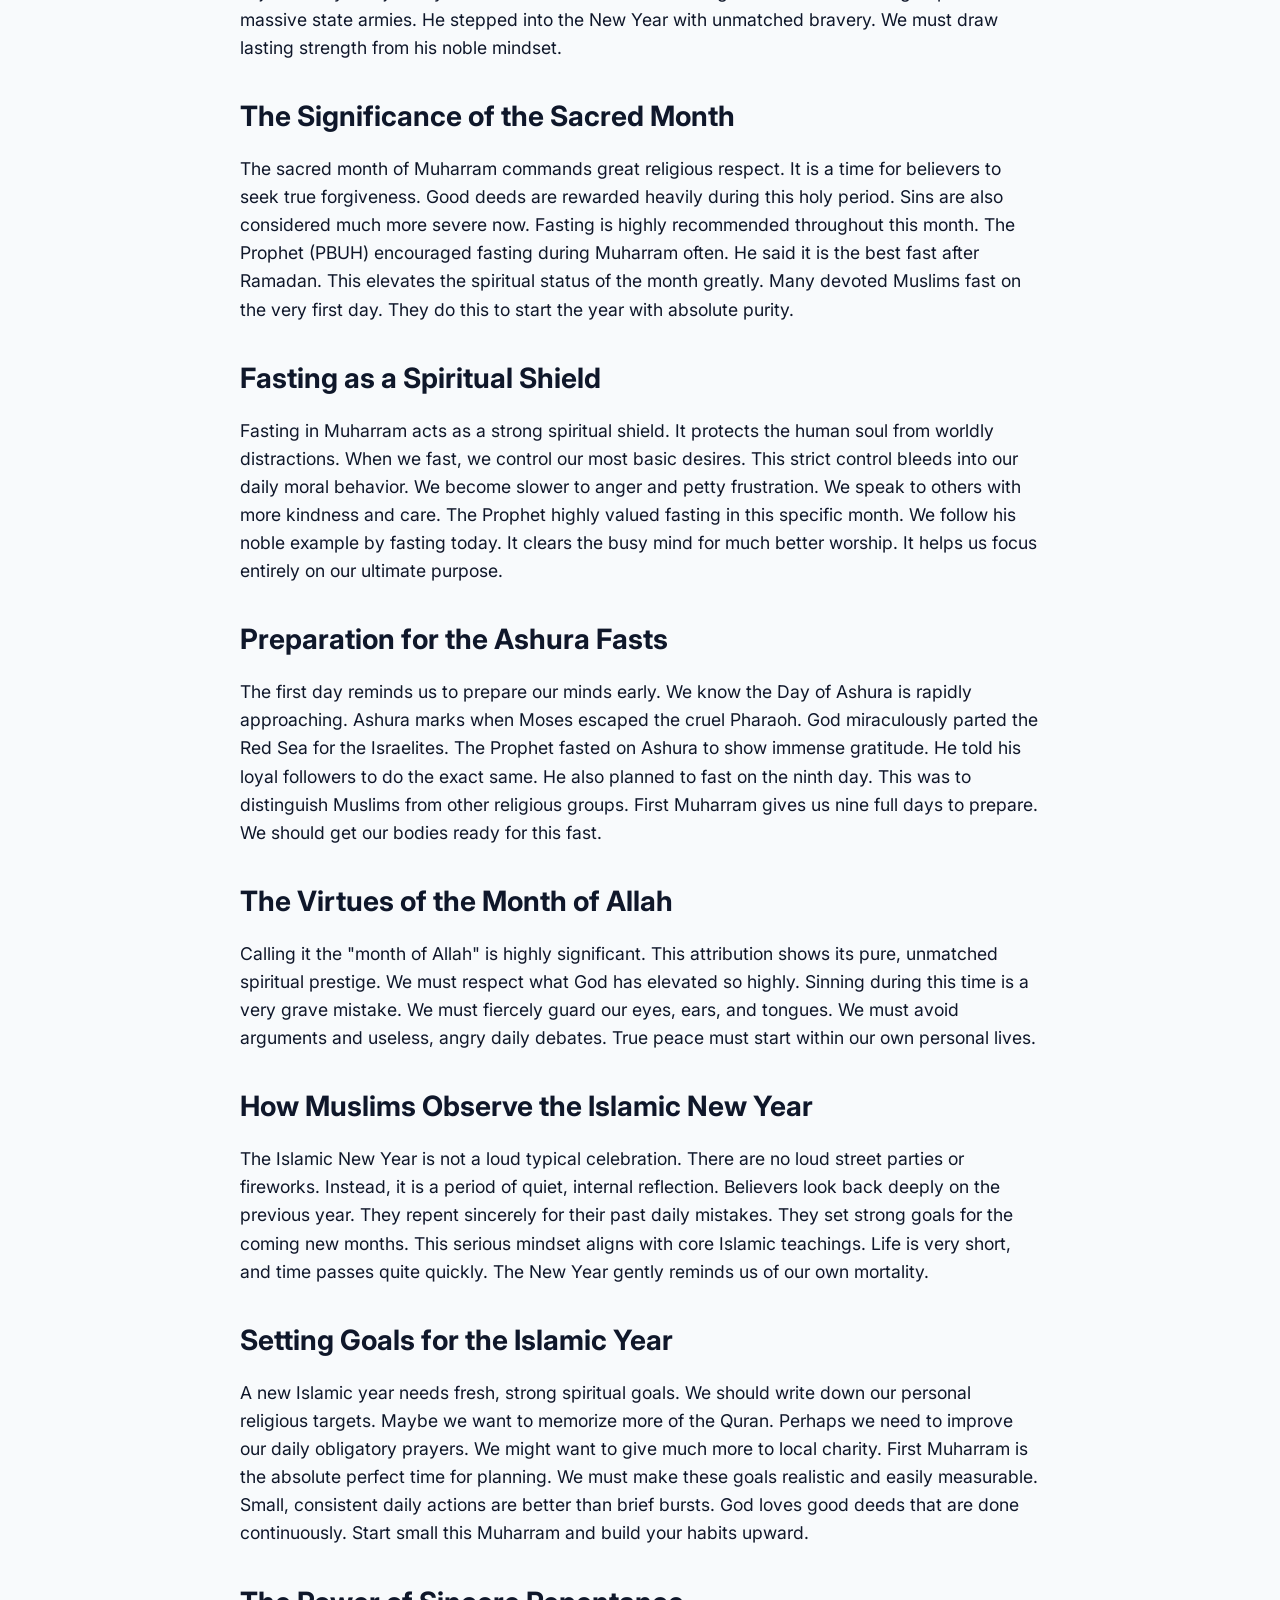
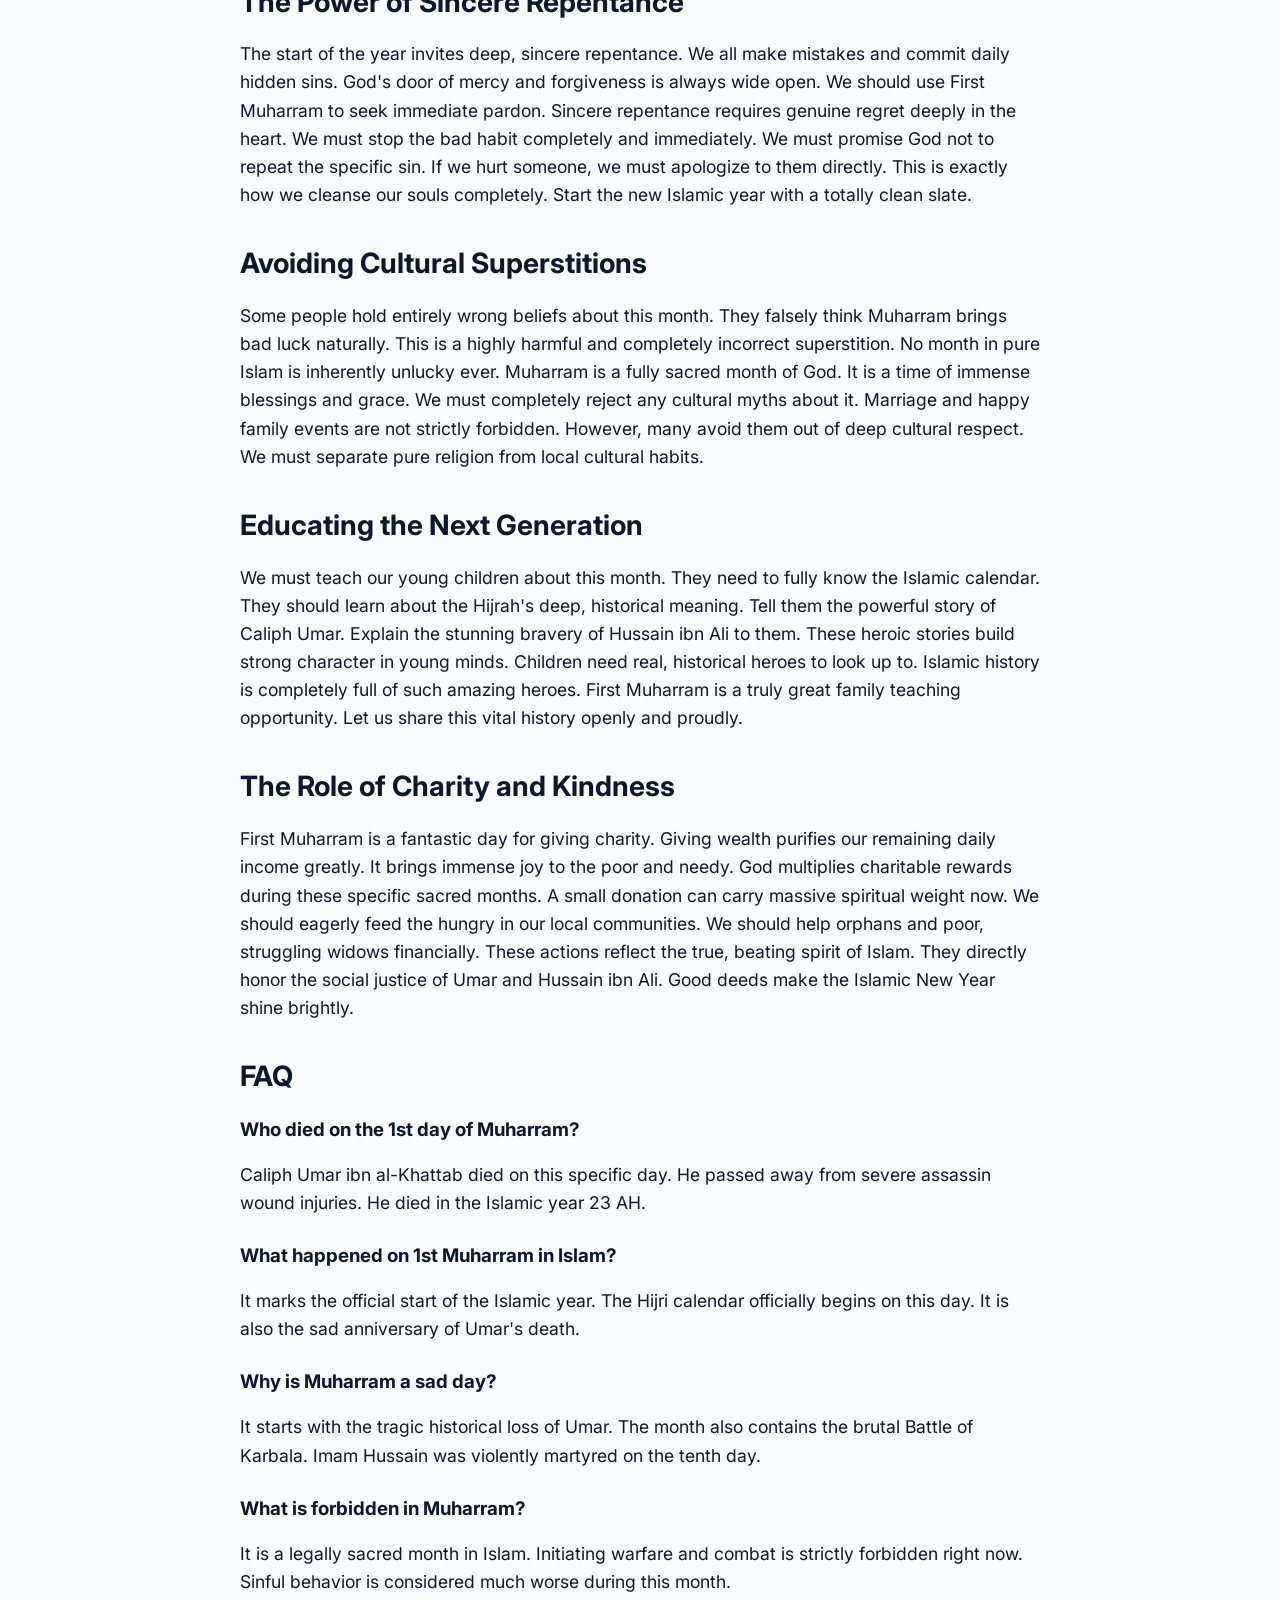
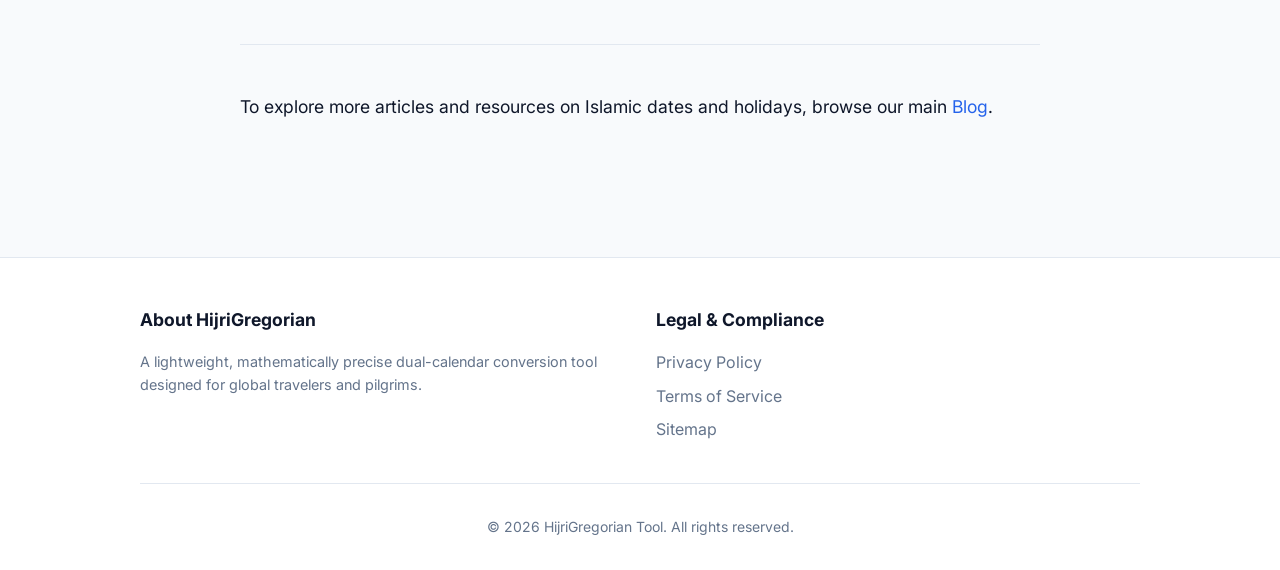
<file: blog/what-happened-on-the-first-day-of-muharram.html>
<!DOCTYPE html>
<html lang="en">
<head>
    <meta charset="UTF-8">
    <meta name="viewport" content="width=device-width, initial-scale=1.0">
    <title>What Happened on the First Day of Muharram? - HijriGregorian</title>
    <meta name="description" content="Explore the historical events and the spiritual meaning behind the 1st of Muharram, the beginning of the Islamic New Year.">
    <!-- Relative path back to root assets -->
    <link rel="stylesheet" href="style.css">
    <style>
        .featured-image {
            width: 100%;
            max-height: 400px;
            object-fit: cover;
            border-radius: var(--radius);
            margin-bottom: 2rem;
            box-shadow: var(--shadow-sm);
        }
    </style>
</head>
<body>

    <header>
        <div class="container header-inner">
            <a href="../index.html" class="logo">
                <svg viewBox="0 0 24 24" xmlns="http://www.w3.org/2000/svg"><path d="M12 2C6.48 2 2 6.48 2 12s4.48 10 10 10 10-4.48 10-10S17.52 2 12 2zm0 18c-4.41 0-8-3.59-8-8s3.59-8 8-8 8 3.59 8 8-3.59 8-8 8zm-1-13h2v6h-2zm0 8h2v2h-2z"/></svg>
                HijriGregorian
            </a>
            <nav>
                <ul>
                    <li><a href="../index.html">Home</a></li>
                    <li><a href="../about.html">About</a></li>
                    <li><a href="../blog.html" class="active">Blog</a></li>
                </ul>
            </nav>
        </div>
    </header>

    <main class="container">
        <section class="content-section" style="padding-bottom: 4rem;">
            <a href="../blog.html" style="font-size: 0.9rem; margin-bottom: 2rem; display: inline-block;">&larr; Back to Blog</a>
            
            <h1>What happened on the first day of Muharram?</h1>
            <img src="../first-day-of-muharram.jpg" alt="First Day of Muharram" class="featured-image">
            <p>The first day of Muharram marks the start of the Islamic New Year. It brings the official start of the Hijri calendar (you can convert dates anytime using our <a href="../index.html">Bidirectional Date Converter</a>). Historically, it carries deep sorrow for the Muslim community. Caliph Umar ibn al-Khattab passed away on this exact day. He died in the year 23 AH after a tragic attack. This day holds heavy historical and spiritual weight for all believers.</p>
<h2>The Meaning of the Sacred Month</h2>
<p>Muharram is the first month of the Islamic year. It is one of the four sacred months in Islam. The word itself means "forbidden" or "highly respected." Warfare is strictly prohibited during this sacred time. Prophet Muhammad (PBUH) called it the month of Allah. This highlights its immense spiritual value and prestige. Believers use this time for intense spiritual reflection. The month demands peace, fasting, and deep daily prayer.</p>
<h2>The Birth of the Hijri Calendar</h2>
<p>Let us look at the history of the calendar. The Islamic calendar began under Caliph Umar. It officially started in the year 638 CE. Early Muslims needed a unified way to track time. They did not start the calendar with the Prophet's birth. Instead, they chose the momentous event of the Hijrah. The Hijrah was the migration of early Muslims from Mecca to Medina. This massive migration happened in 622 CE. It was a turning point for the Muslim community. Muharram was chosen as the calendar's starting point. It naturally follows the sacred month of Hajj. This makes First Muharram a time of fresh beginnings.</p>
<h2>The Tragic Loss of Caliph Umar</h2>
<p>Who died on the first day of this month? The answer is Caliph Umar ibn al-Khattab. He was the second rightful caliph of Islam. His leadership shaped early Islamic governance significantly. He was attacked while leading the early dawn prayers. An assassin named Abu Lu'lu struck him cruelly. The attack happened in the final days of Dhul Hijjah. Caliph Umar survived his deep wounds for three days. He finally passed away on the first day of Muharram. This sad event was happened in the end of the year 23 AH. His death brought deep grief to the Muslim world. It marked a major shift in early Islamic history.</p>
<h2>Detailed Account of Umar's Assassination</h2>
<p>The attack on Caliph Umar was entirely unexpected. Medina was a very safe and peaceful capital city. Umar was leading the early morning Fajr prayer. The grand mosque was full of devout worshippers. Abu Lu'lu hid in the dark corners quietly. He carried a deadly, double-bladed poisoned dagger. As Umar began the prayer, the assassin struck. He stabbed the Caliph multiple times very quickly. The strong poison made the wounds completely fatal. Umar fell down, and another companion continued the prayer. The assassin tried to escape the crowded mosque immediately. He stabbed several other innocent worshippers during his flight. Eventually, he was cornered by the angry crowd. He took his own life with his dagger. Umar was carried to his modest home right away.</p>
<h2>Umar's Final Days and Succession</h2>
<p>Umar survived for three days after the brutal attack. He used this short time to secure the state. He did not name a direct successor himself. Instead, he formed a special advisory council of six. They were tasked with choosing the next Caliph fairly. Umar wanted a peaceful leadership transition for the people. He asked Aisha (Prophet Muhammad&rsquo;s wife) for a final, beautiful favor. He wanted to be buried next to his best friends. These friends were Prophet Muhammad (PBUH) and Abu Bakr. Aisha graciously granted his deeply heartfelt request. Umar passed away on the first of Muharram. His burial marked the end of a golden era.</p>
<h2>Clarifying the History: Day 1 vs. Day 10</h2>
<p>Many people confuse the events of this sacred month. We must separate the start of the month from later events. First Muharram marks the new Islamic year. It is the day Caliph Umar passed away. However, it is not the Day of Ashura. Ashura takes place later on the tenth day. The tenth day brings the historic tragedy of Karbala. This is when Imam Hussain was brutally martyred. The Battle of Karbala happened in 61 AH. Hussain ibn Ali (Prophet Muhammad&rsquo;s grandson) stood bravely against intense political tyranny. His sacrifice on Ashura is remembered globally today (for a deep dive into this event, read <a href="what-is-ashura-and-why-is-it-celebrated.html">What is Ashura and Why is it Celebrated?</a>). But we must remember the historical timeline clearly. Day 1 is entirely distinct from Day 10. Both days hold immense sorrow and profound significance. Yet, they represent very different historical milestones.</p>
<h2>The Shadows of Karbala</h2>
<p>Though First Muharram is not Ashura, heavy shadows loom. The sadness of the Battle of Karbala begins to settle in. Imam Hussain's small caravan was already moving. They were heading toward a brutal, tragic destiny. He knew the immense risks of his long journey. He refused to pledge loyalty to a corrupt ruler. He chose dangerous truth over safe, quiet compliance. The early days of the month build emotional tension. Believers feel this tension as the month actually starts. The historical grief is truly impossible to ignore.</p>
<h2>Historical Reflections on the Year 61 AH</h2>
<p>Let us briefly look at the year 61 AH. This was the year of the Karbala tragedy. The Islamic New Year started with heavy, dark tension. Hussain Ibn Ali was fighting for basic Islamic principles. The political climate had become extremely corrupt then. Hussain could not accept this dark, unjust reality. His journey was one of immense moral courage. He knew his small group faced massive state armies. He stepped into the New Year with unmatched bravery. We must draw lasting strength from his noble mindset.</p>
<h2>The Significance of the Sacred Month</h2>
<p>The sacred month of Muharram commands great religious respect. It is a time for believers to seek true forgiveness. Good deeds are rewarded heavily during this holy period. Sins are also considered much more severe now. Fasting is highly recommended throughout this month. The Prophet (PBUH) encouraged fasting during Muharram often. He said it is the best fast after Ramadan. This elevates the spiritual status of the month greatly. Many devoted Muslims fast on the very first day. They do this to start the year with absolute purity.</p>
<h2>Fasting as a Spiritual Shield</h2>
<p>Fasting in Muharram acts as a strong spiritual shield. It protects the human soul from worldly distractions. When we fast, we control our most basic desires. This strict control bleeds into our daily moral behavior. We become slower to anger and petty frustration. We speak to others with more kindness and care. The Prophet highly valued fasting in this specific month. We follow his noble example by fasting today. It clears the busy mind for much better worship. It helps us focus entirely on our ultimate purpose.</p>
<h2>Preparation for the Ashura Fasts</h2>
<p>The first day reminds us to prepare our minds early. We know the Day of Ashura is rapidly approaching. Ashura marks when Moses escaped the cruel Pharaoh. God miraculously parted the Red Sea for the Israelites. The Prophet fasted on Ashura to show immense gratitude. He told his loyal followers to do the exact same. He also planned to fast on the ninth day. This was to distinguish Muslims from other religious groups. First Muharram gives us nine full days to prepare. We should get our bodies ready for this fast.</p>
<h2>The Virtues of the Month of Allah</h2>
<p>Calling it the "month of Allah" is highly significant. This attribution shows its pure, unmatched spiritual prestige. We must respect what God has elevated so highly. Sinning during this time is a very grave mistake. We must fiercely guard our eyes, ears, and tongues. We must avoid arguments and useless, angry daily debates. True peace must start within our own personal lives.</p>
<h2>How Muslims Observe the Islamic New Year</h2>
<p>The Islamic New Year is not a loud typical celebration. There are no loud street parties or fireworks. Instead, it is a period of quiet, internal reflection. Believers look back deeply on the previous year. They repent sincerely for their past daily mistakes. They set strong goals for the coming new months. This serious mindset aligns with core Islamic teachings. Life is very short, and time passes quite quickly. The New Year gently reminds us of our own mortality.</p>
<h2>Setting Goals for the Islamic Year</h2>
<p>A new Islamic year needs fresh, strong spiritual goals. We should write down our personal religious targets. Maybe we want to memorize more of the Quran. Perhaps we need to improve our daily obligatory prayers. We might want to give much more to local charity. First Muharram is the absolute perfect time for planning. We must make these goals realistic and easily measurable. Small, consistent daily actions are better than brief bursts. God loves good deeds that are done continuously. Start small this Muharram and build your habits upward.</p>
<h2>The Power of Sincere Repentance</h2>
<p>The start of the year invites deep, sincere repentance. We all make mistakes and commit daily hidden sins. God's door of mercy and forgiveness is always wide open. We should use First Muharram to seek immediate pardon. Sincere repentance requires genuine regret deeply in the heart. We must stop the bad habit completely and immediately. We must promise God not to repeat the specific sin. If we hurt someone, we must apologize to them directly. This is exactly how we cleanse our souls completely. Start the new Islamic year with a totally clean slate.</p>
<h2>Avoiding Cultural Superstitions</h2>
<p>Some people hold entirely wrong beliefs about this month. They falsely think Muharram brings bad luck naturally. This is a highly harmful and completely incorrect superstition. No month in pure Islam is inherently unlucky ever. Muharram is a fully sacred month of God. It is a time of immense blessings and grace. We must completely reject any cultural myths about it. Marriage and happy family events are not strictly forbidden. However, many avoid them out of deep cultural respect. We must separate pure religion from local cultural habits.</p>
<h2>Educating the Next Generation</h2>
<p>We must teach our young children about this month. They need to fully know the Islamic calendar. They should learn about the Hijrah's deep, historical meaning. Tell them the powerful story of Caliph Umar. Explain the stunning bravery of Hussain ibn Ali to them. These heroic stories build strong character in young minds. Children need real, historical heroes to look up to. Islamic history is completely full of such amazing heroes. First Muharram is a truly great family teaching opportunity. Let us share this vital history openly and proudly.</p>
<h2>The Role of Charity and Kindness</h2>
<p>First Muharram is a fantastic day for giving charity. Giving wealth purifies our remaining daily income greatly. It brings immense joy to the poor and needy. God multiplies charitable rewards during these specific sacred months. A small donation can carry massive spiritual weight now. We should eagerly feed the hungry in our local communities. We should help orphans and poor, struggling widows financially. These actions reflect the true, beating spirit of Islam. They directly honor the social justice of Umar and Hussain ibn Ali. Good deeds make the Islamic New Year shine brightly.</p>
<h2>FAQ</h2>
<h3><strong>Who died on the 1st day of Muharram?</strong></h3>
<p>Caliph Umar ibn al-Khattab died on this specific day. He passed away from severe assassin wound injuries. He died in the Islamic year 23 AH.</p>
<h3><strong>What happened on 1st Muharram in Islam?</strong></h3>
<p>It marks the official start of the Islamic year. The Hijri calendar officially begins on this day. It is also the sad anniversary of Umar's death.</p>
<h3><strong>Why is Muharram a sad day?</strong></h3>
<p>It starts with the tragic historical loss of Umar. The month also contains the brutal Battle of Karbala. Imam Hussain was violently martyred on the tenth day.</p>
<h3><strong>What is forbidden in Muharram?</strong></h3>
<p>It is a legally sacred month in Islam. Initiating warfare and combat is strictly forbidden right now. Sinful behavior is considered much worse during this month.</p>

            <hr style="margin: 3rem 0; border: 0; border-top: 1px solid var(--border-color);">
            <p>To explore more articles and resources on Islamic dates and holidays, browse our main <a href="../blog.html">Blog</a>.</p>
            
        </section>
    </main>

    <footer>
        <div class="container">
            <div class="footer-inner">
                <div class="footer-col">
                    <h4>About HijriGregorian</h4>
                    <p style="color: var(--text-muted); font-size: 0.9rem;">A lightweight, mathematically precise dual-calendar conversion tool designed for global travelers and pilgrims.</p>
                </div>
                <div class="footer-col">
                    <h4>Legal & Compliance</h4>
                    <ul>
                        <li><a href="../privacy-policy.html">Privacy Policy</a></li>
                        <li><a href="../terms-of-service.html">Terms of Service</a></li>
                        <li><a href="../sitemap.html">Sitemap</a></li>
                    </ul>
                </div>
            </div>
            <div class="footer-bottom">
                &copy; 2026 HijriGregorian Tool. All rights reserved. 
            </div>
        </div>
    </footer>
    
</body>
</html>
</file>
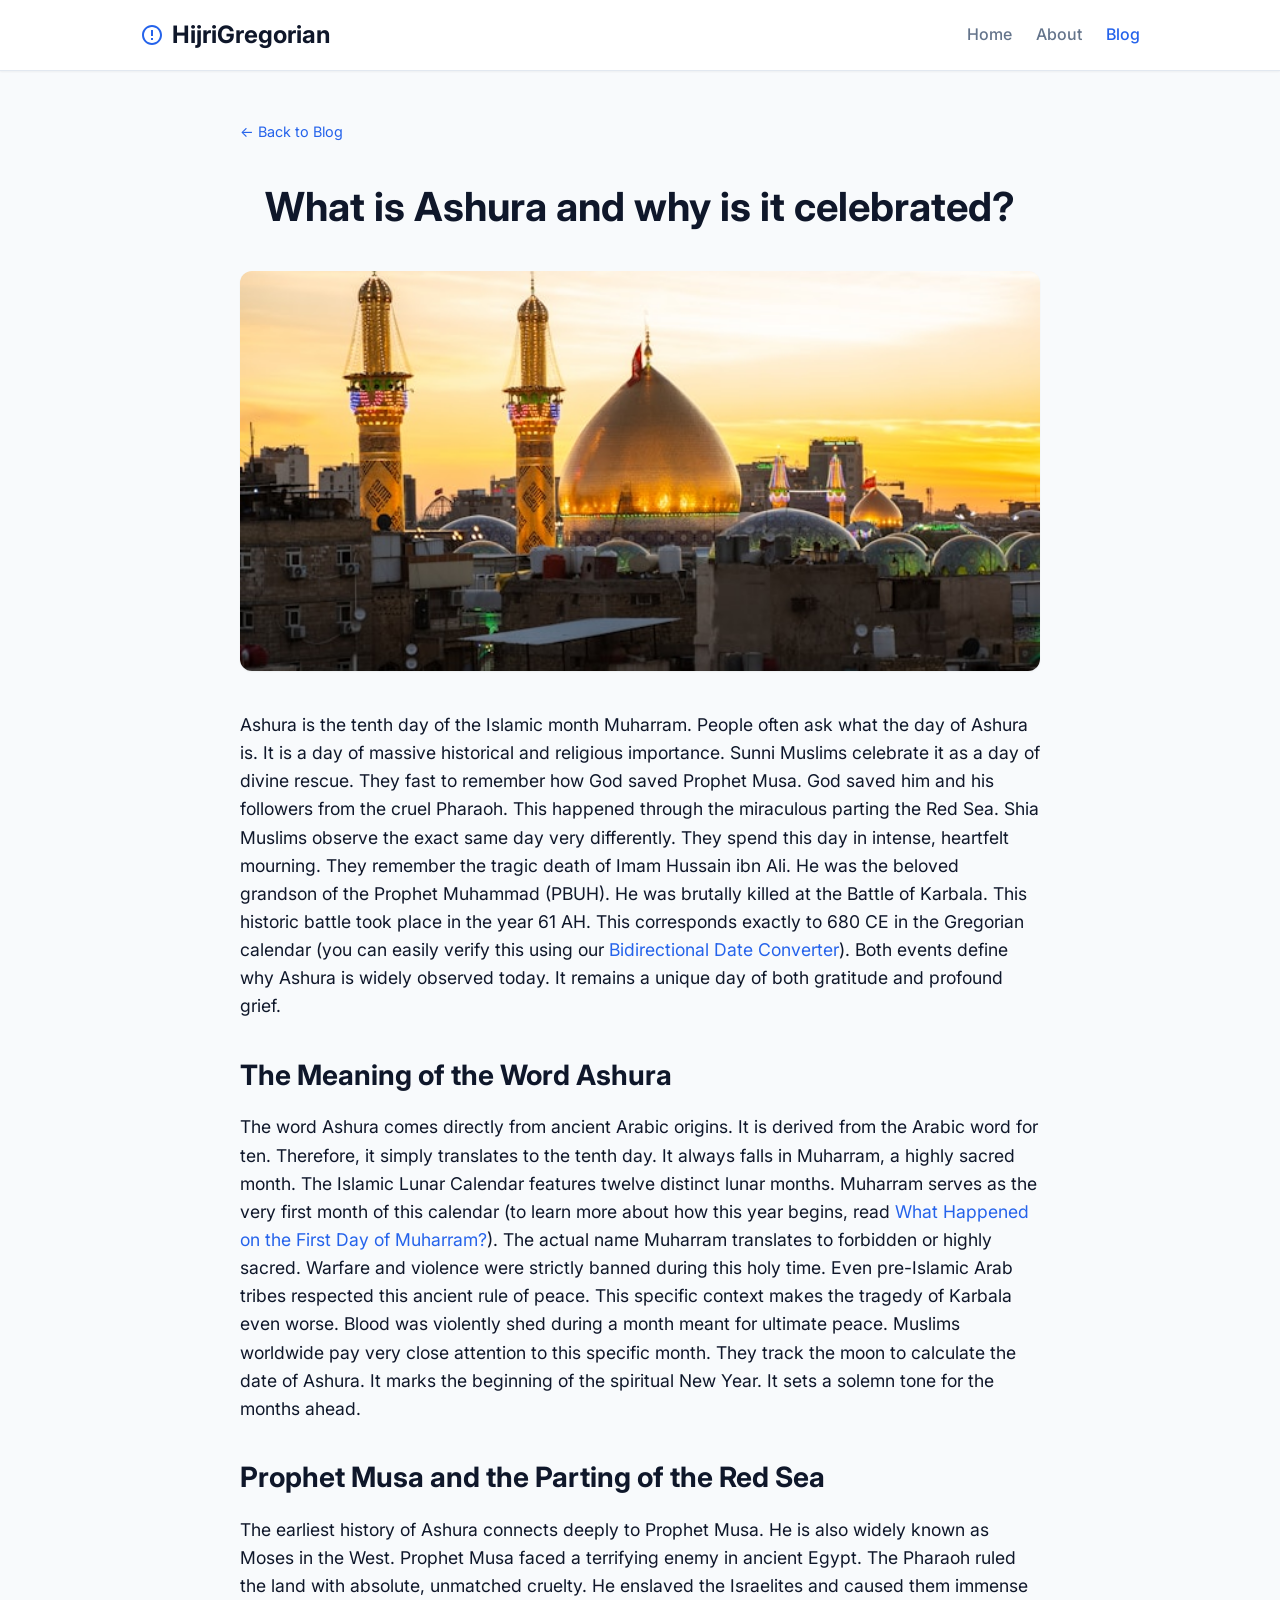
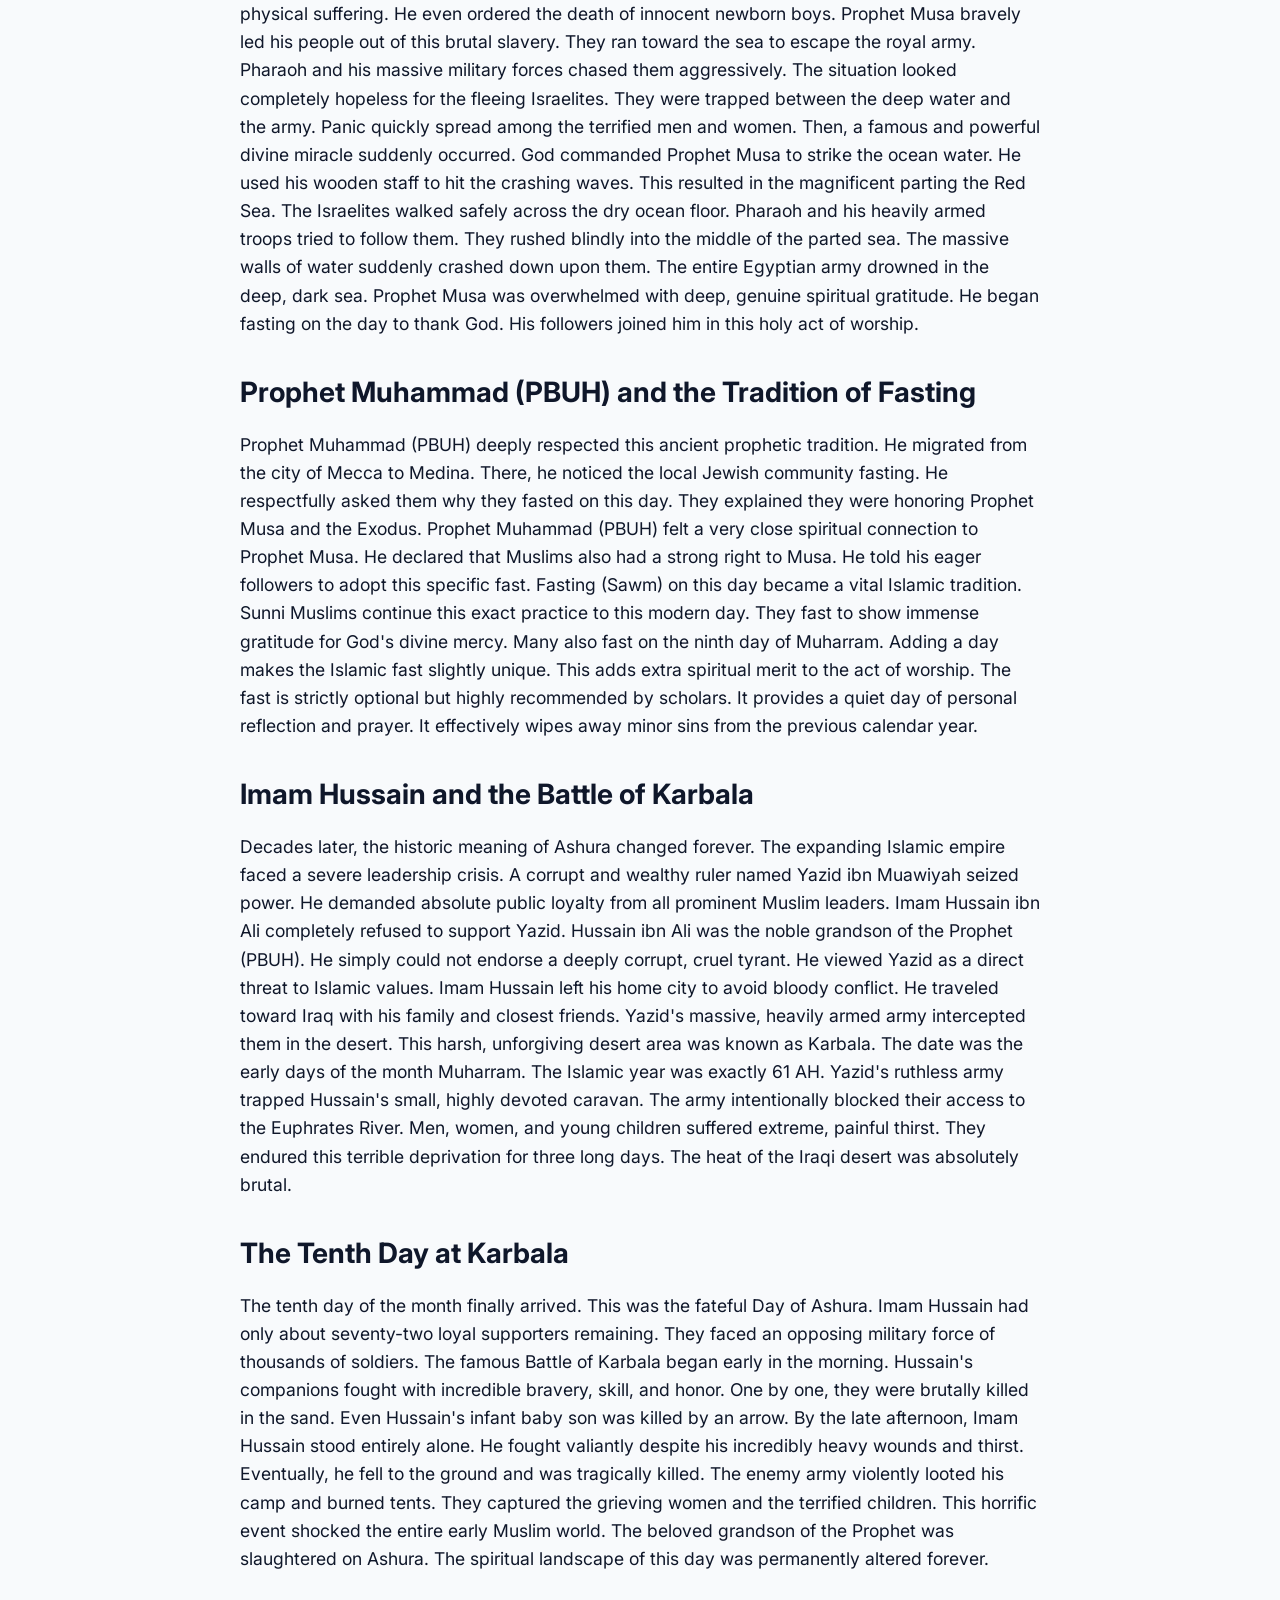
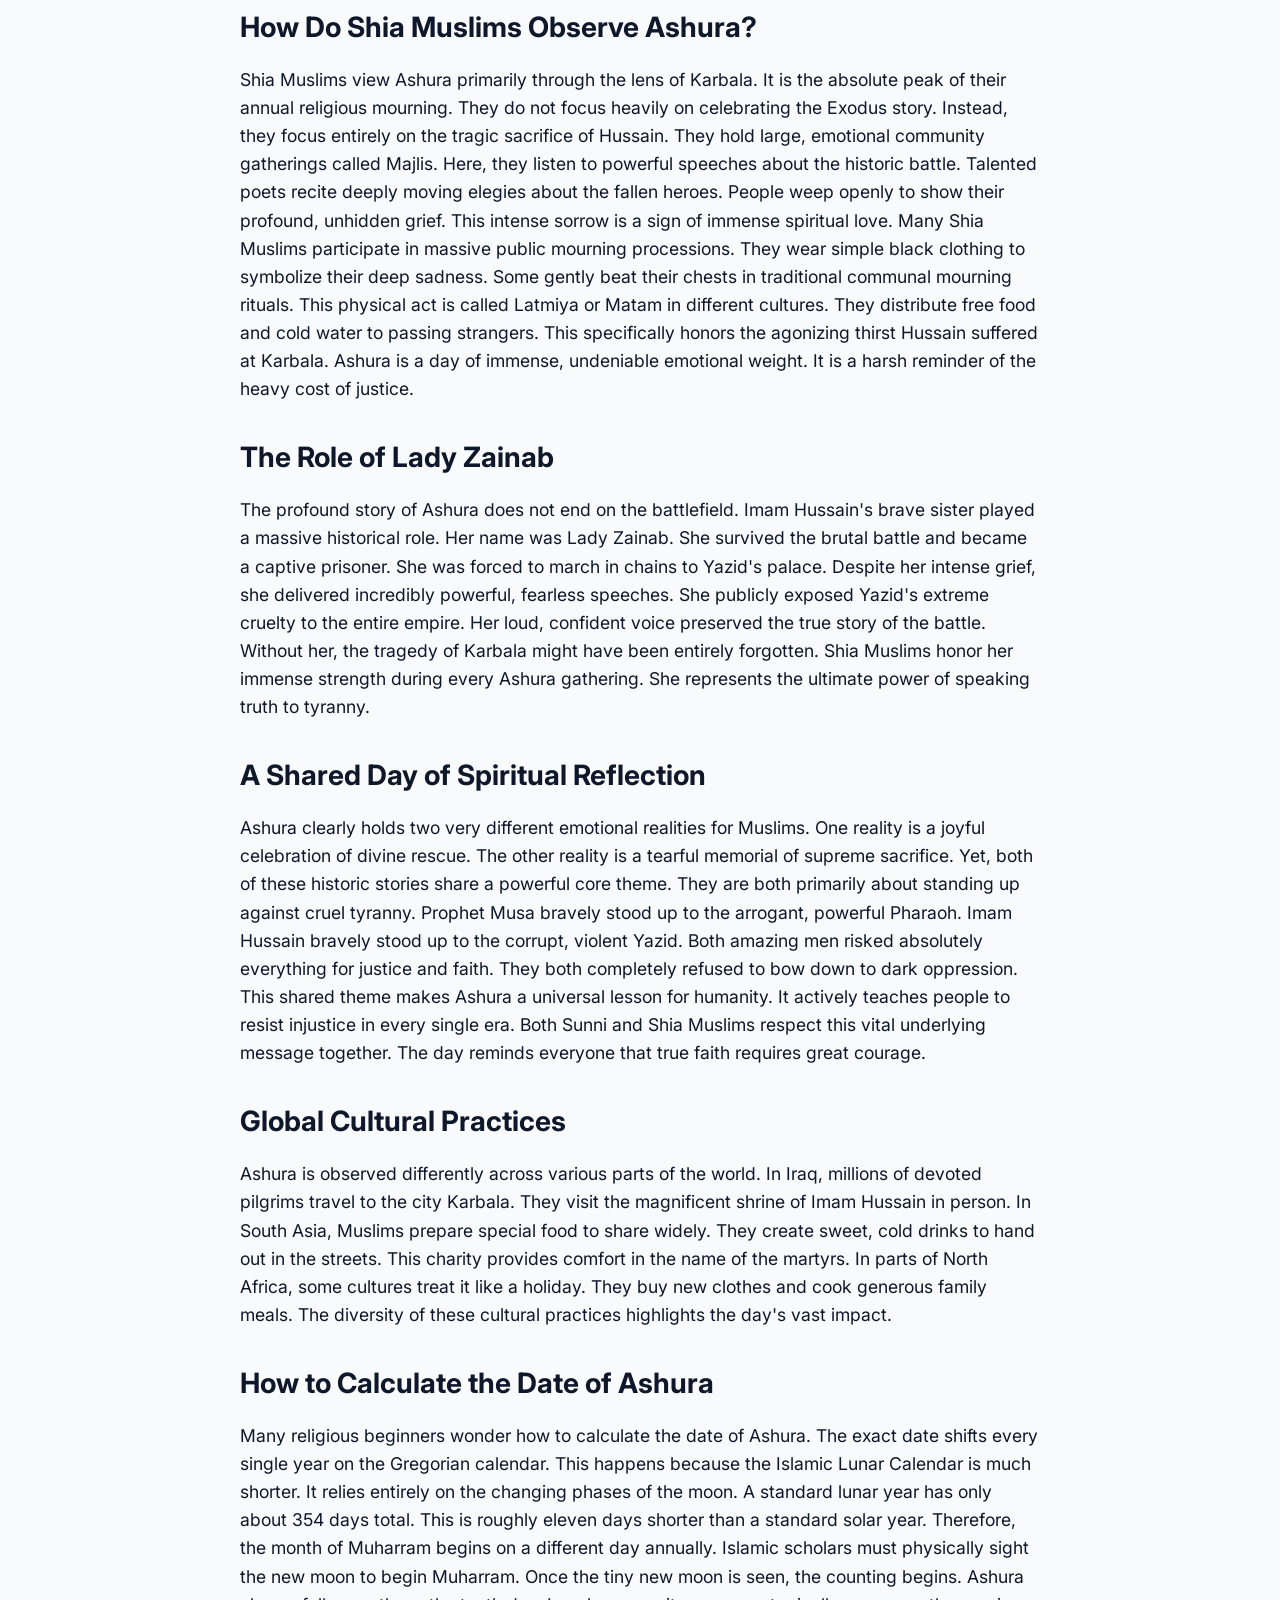
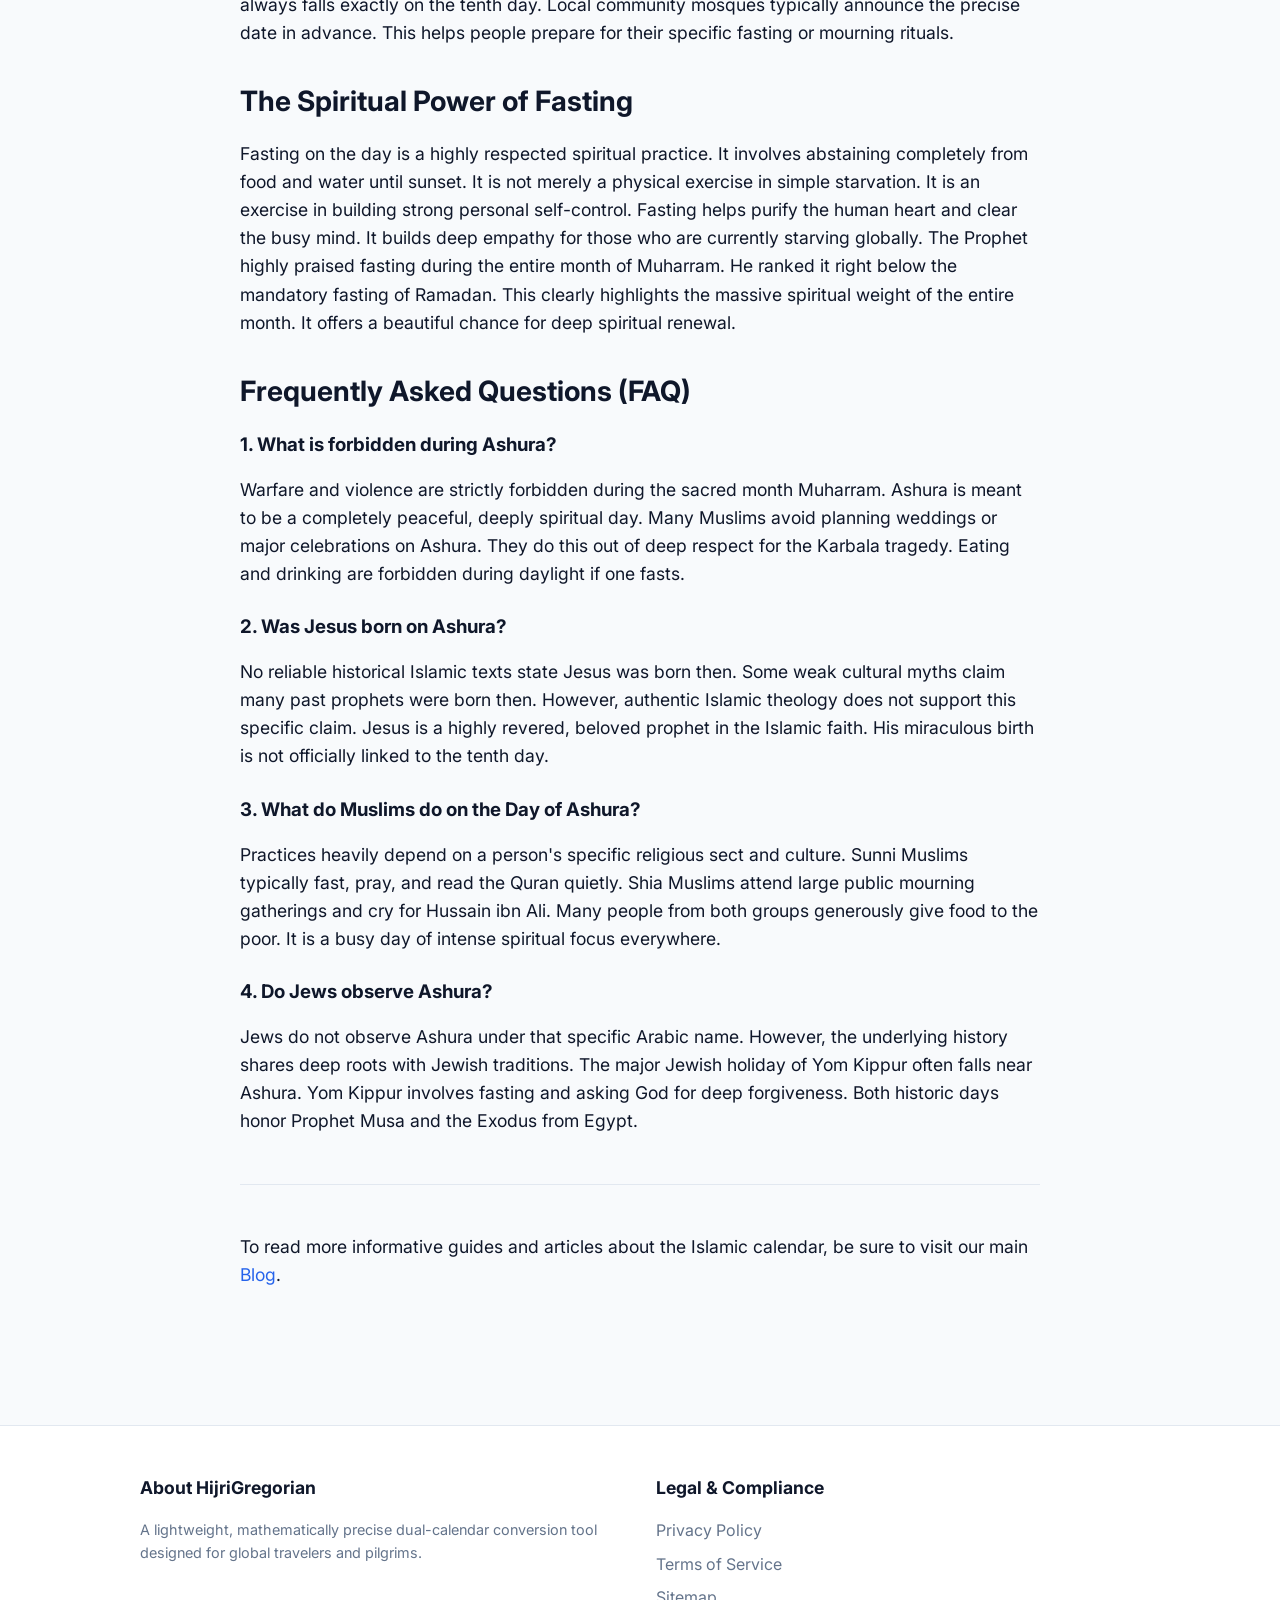
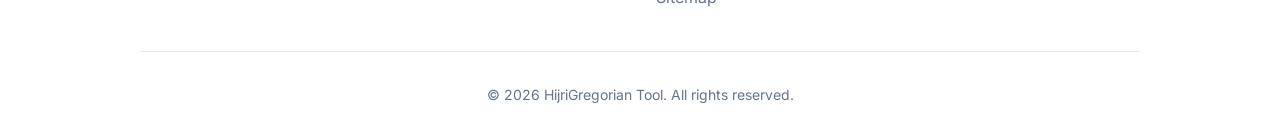
<file: blog/what-is-ashura-and-why-is-it-celebrated.html>
<!DOCTYPE html>
<html lang="en">
<head>
    <meta charset="UTF-8">
    <meta name="viewport" content="width=device-width, initial-scale=1.0">
    <title>What is Ashura and Why is it Celebrated? - HijriGregorian</title>
    <meta name="description" content="Discover the historical and spiritual significance of Ashura, the 10th day of Muharram, and how it is observed globally.">
    <!-- Relative path back to root assets -->
    <link rel="stylesheet" href="style.css">
    <style>
        .featured-image {
            width: 100%;
            max-height: 400px;
            object-fit: cover;
            border-radius: var(--radius);
            margin-bottom: 2rem;
            box-shadow: var(--shadow-sm);
        }
    </style>
</head>
<body>

    <header>
        <div class="container header-inner">
            <a href="../index.html" class="logo">
                <svg viewBox="0 0 24 24" xmlns="http://www.w3.org/2000/svg"><path d="M12 2C6.48 2 2 6.48 2 12s4.48 10 10 10 10-4.48 10-10S17.52 2 12 2zm0 18c-4.41 0-8-3.59-8-8s3.59-8 8-8 8 3.59 8 8-3.59 8-8 8zm-1-13h2v6h-2zm0 8h2v2h-2z"/></svg>
                HijriGregorian
            </a>
            <nav>
                <ul>
                    <li><a href="../index.html">Home</a></li>
                    <li><a href="../about.html">About</a></li>
                    <li><a href="../blog.html" class="active">Blog</a></li>
                </ul>
            </nav>
        </div>
    </header>

    <main class="container">
        <section class="content-section" style="padding-bottom: 4rem;">
            <a href="../blog.html" style="font-size: 0.9rem; margin-bottom: 2rem; display: inline-block;">&larr; Back to Blog</a>
            
            <h1>What is Ashura and why is it celebrated?</h1>
            <img src="../what-is-ashura.jpg" alt="What is Ashura" class="featured-image">
            <p>Ashura is the tenth day of the Islamic month Muharram. People often ask what the day of Ashura is. It is a day of massive historical and religious importance. Sunni Muslims celebrate it as a day of divine rescue. They fast to remember how God saved Prophet Musa. God saved him and his followers from the cruel Pharaoh. This happened through the miraculous parting the Red Sea. Shia Muslims observe the exact same day very differently. They spend this day in intense, heartfelt mourning. They remember the tragic death of Imam Hussain ibn Ali. He was the beloved grandson of the Prophet Muhammad (PBUH). He was brutally killed at the Battle of Karbala. This historic battle took place in the year 61 AH. This corresponds exactly to 680 CE in the Gregorian calendar (you can easily verify this using our <a href="../index.html">Bidirectional Date Converter</a>). Both events define why Ashura is widely observed today. It remains a unique day of both gratitude and profound grief.</p>
<h2>The Meaning of the Word Ashura</h2>
<p>The word Ashura comes directly from ancient Arabic origins. It is derived from the Arabic word for ten. Therefore, it simply translates to the tenth day. It always falls in Muharram, a highly sacred month. The Islamic Lunar Calendar features twelve distinct lunar months. Muharram serves as the very first month of this calendar (to learn more about how this year begins, read <a href="what-happened-on-the-first-day-of-muharram.html">What Happened on the First Day of Muharram?</a>). The actual name Muharram translates to forbidden or highly sacred. Warfare and violence were strictly banned during this holy time. Even pre-Islamic Arab tribes respected this ancient rule of peace. This specific context makes the tragedy of Karbala even worse. Blood was violently shed during a month meant for ultimate peace. Muslims worldwide pay very close attention to this specific month. They track the moon to calculate the date of Ashura. It marks the beginning of the spiritual New Year. It sets a solemn tone for the months ahead.</p>
<h2>Prophet Musa and the Parting of the Red Sea</h2>
<p data-path-to-node="5">The earliest history of Ashura connects deeply to Prophet Musa. He is also widely known as Moses in the West. Prophet Musa faced a terrifying enemy in ancient Egypt. The Pharaoh ruled the land with absolute, unmatched cruelty. He enslaved the Israelites and caused them immense physical suffering. He even ordered the death of innocent newborn boys. Prophet Musa bravely led his people out of this brutal slavery. They ran toward the sea to escape the royal army. Pharaoh and his massive military forces chased them aggressively. The situation looked completely hopeless for the fleeing Israelites. They were trapped between the deep water and the army. Panic quickly spread among the terrified men and women. Then, a famous and powerful divine miracle suddenly occurred. God commanded Prophet Musa to strike the ocean water. He used his wooden staff to hit the crashing waves. This resulted in the magnificent parting the Red Sea. The Israelites walked safely across the dry ocean floor. Pharaoh and his heavily armed troops tried to follow them. They rushed blindly into the middle of the parted sea. The massive walls of water suddenly crashed down upon them. The entire Egyptian army drowned in the deep, dark sea. Prophet Musa was overwhelmed with deep, genuine spiritual gratitude. He began fasting on the day to thank God. His followers joined him in this holy act of worship.</p>
<h2>Prophet Muhammad (PBUH) and the Tradition of Fasting</h2>
<p data-path-to-node="7">Prophet Muhammad (PBUH) deeply respected this ancient prophetic tradition. He migrated from the city of Mecca to Medina. There, he noticed the local Jewish community fasting. He respectfully asked them why they fasted on this day. They explained they were honoring Prophet Musa and the Exodus. Prophet Muhammad (PBUH) felt a very close spiritual connection to Prophet Musa. He declared that Muslims also had a strong right to Musa. He told his eager followers to adopt this specific fast. Fasting (Sawm) on this day became a vital Islamic tradition. Sunni Muslims continue this exact practice to this modern day. They fast to show immense gratitude for God's divine mercy. Many also fast on the ninth day of Muharram. Adding a day makes the Islamic fast slightly unique. This adds extra spiritual merit to the act of worship. The fast is strictly optional but highly recommended by scholars. It provides a quiet day of personal reflection and prayer. It effectively wipes away minor sins from the previous calendar year.</p>
<h2>Imam Hussain and the Battle of Karbala</h2>
<p data-path-to-node="9">Decades later, the historic meaning of Ashura changed forever. The expanding Islamic empire faced a severe leadership crisis. A corrupt and wealthy ruler named Yazid ibn Muawiyah seized power. He demanded absolute public loyalty from all prominent Muslim leaders. Imam Hussain ibn Ali completely refused to support Yazid. Hussain ibn Ali was the noble grandson of the Prophet (PBUH). He simply could not endorse a deeply corrupt, cruel tyrant. He viewed Yazid as a direct threat to Islamic values. Imam Hussain left his home city to avoid bloody conflict. He traveled toward Iraq with his family and closest friends. Yazid's massive, heavily armed army intercepted them in the desert. This harsh, unforgiving desert area was known as Karbala. The date was the early days of the month Muharram. The Islamic year was exactly 61 AH. Yazid's ruthless army trapped Hussain's small, highly devoted caravan. The army intentionally blocked their access to the Euphrates River. Men, women, and young children suffered extreme, painful thirst. They endured this terrible deprivation for three long days. The heat of the Iraqi desert was absolutely brutal.</p>
<h2>The Tenth Day at Karbala</h2>
<p data-path-to-node="11">The tenth day of the month finally arrived. This was the fateful Day of Ashura. Imam Hussain had only about seventy-two loyal supporters remaining. They faced an opposing military force of thousands of soldiers. The famous Battle of Karbala began early in the morning. Hussain's companions fought with incredible bravery, skill, and honor. One by one, they were brutally killed in the sand. Even Hussain's infant baby son was killed by an arrow. By the late afternoon, Imam Hussain stood entirely alone. He fought valiantly despite his incredibly heavy wounds and thirst. Eventually, he fell to the ground and was tragically killed. The enemy army violently looted his camp and burned tents. They captured the grieving women and the terrified children. This horrific event shocked the entire early Muslim world. The beloved grandson of the Prophet was slaughtered on Ashura. The spiritual landscape of this day was permanently altered forever.</p>
<h2>How Do Shia Muslims Observe Ashura?</h2>
<p data-path-to-node="13">Shia Muslims view Ashura primarily through the lens of Karbala. It is the absolute peak of their annual religious mourning. They do not focus heavily on celebrating the Exodus story. Instead, they focus entirely on the tragic sacrifice of Hussain. They hold large, emotional community gatherings called Majlis. Here, they listen to powerful speeches about the historic battle. Talented poets recite deeply moving elegies about the fallen heroes. People weep openly to show their profound, unhidden grief. This intense sorrow is a sign of immense spiritual love. Many Shia Muslims participate in massive public mourning processions. They wear simple black clothing to symbolize their deep sadness. Some gently beat their chests in traditional communal mourning rituals. This physical act is called Latmiya or Matam in different cultures. They distribute free food and cold water to passing strangers. This specifically honors the agonizing thirst Hussain suffered at Karbala. Ashura is a day of immense, undeniable emotional weight. It is a harsh reminder of the heavy cost of justice.</p>
<h2>The Role of Lady Zainab</h2>
<p data-path-to-node="15">The profound story of Ashura does not end on the battlefield. Imam Hussain's brave sister played a massive historical role. Her name was Lady Zainab. She survived the brutal battle and became a captive prisoner. She was forced to march in chains to Yazid's palace. Despite her intense grief, she delivered incredibly powerful, fearless speeches. She publicly exposed Yazid's extreme cruelty to the entire empire. Her loud, confident voice preserved the true story of the battle. Without her, the tragedy of Karbala might have been entirely forgotten. Shia Muslims honor her immense strength during every Ashura gathering. She represents the ultimate power of speaking truth to tyranny.</p>
<h2 data-path-to-node="16">A Shared Day of Spiritual Reflection</h2>
<p data-path-to-node="17">Ashura clearly holds two very different emotional realities for Muslims. One reality is a joyful celebration of divine rescue. The other reality is a tearful memorial of supreme sacrifice. Yet, both of these historic stories share a powerful core theme. They are both primarily about standing up against cruel tyranny. Prophet Musa bravely stood up to the arrogant, powerful Pharaoh. Imam Hussain bravely stood up to the corrupt, violent Yazid. Both amazing men risked absolutely everything for justice and faith. They both completely refused to bow down to dark oppression. This shared theme makes Ashura a universal lesson for humanity. It actively teaches people to resist injustice in every single era. Both Sunni and Shia Muslims respect this vital underlying message together. The day reminds everyone that true faith requires great courage.</p>
<h2 data-path-to-node="18">Global Cultural Practices</h2>
<p data-path-to-node="19">Ashura is observed differently across various parts of the world. In Iraq, millions of devoted pilgrims travel to the city Karbala. They visit the magnificent shrine of Imam Hussain in person. In South Asia, Muslims prepare special food to share widely. They create sweet, cold drinks to hand out in the streets. This charity provides comfort in the name of the martyrs. In parts of North Africa, some cultures treat it like a holiday. They buy new clothes and cook generous family meals. The diversity of these cultural practices highlights the day's vast impact.</p>
<h2 data-path-to-node="20">How to Calculate the Date of Ashura</h2>
<p data-path-to-node="21">Many religious beginners wonder how to calculate the date of Ashura. The exact date shifts every single year on the Gregorian calendar. This happens because the Islamic Lunar Calendar is much shorter. It relies entirely on the changing phases of the moon. A standard lunar year has only about 354 days total. This is roughly eleven days shorter than a standard solar year. Therefore, the month of Muharram begins on a different day annually. Islamic scholars must physically sight the new moon to begin Muharram. Once the tiny new moon is seen, the counting begins. Ashura always falls exactly on the tenth day. Local community mosques typically announce the precise date in advance. This helps people prepare for their specific fasting or mourning rituals.</p>
<h2 data-path-to-node="22">The Spiritual Power of Fasting</h2>
<p data-path-to-node="23">Fasting on the day is a highly respected spiritual practice. It involves abstaining completely from food and water until sunset. It is not merely a physical exercise in simple starvation. It is an exercise in building strong personal self-control. Fasting helps purify the human heart and clear the busy mind. It builds deep empathy for those who are currently starving globally. The Prophet highly praised fasting during the entire month of Muharram. He ranked it right below the mandatory fasting of Ramadan. This clearly highlights the massive spiritual weight of the entire month. It offers a beautiful chance for deep spiritual renewal.</p>
<h2 data-path-to-node="24">Frequently Asked Questions (FAQ)</h2>
<h3 data-path-to-node="25"><strong>1. What is forbidden during Ashura?</strong></h3>
<p data-path-to-node="26">Warfare and violence are strictly forbidden during the sacred month Muharram. Ashura is meant to be a completely peaceful, deeply spiritual day. Many Muslims avoid planning weddings or major celebrations on Ashura. They do this out of deep respect for the Karbala tragedy. Eating and drinking are forbidden during daylight if one fasts.</p>
<h3 data-path-to-node="27"><strong>2. Was Jesus born on Ashura?</strong></h3>
<p data-path-to-node="28">No reliable historical Islamic texts state Jesus was born then. Some weak cultural myths claim many past prophets were born then. However, authentic Islamic theology does not support this specific claim. Jesus is a highly revered, beloved prophet in the Islamic faith. His miraculous birth is not officially linked to the tenth day.</p>
<h3 data-path-to-node="29"><strong>3. What do Muslims do on the Day of Ashura?</strong></h3>
<p data-path-to-node="30">Practices heavily depend on a person's specific religious sect and culture. Sunni Muslims typically fast, pray, and read the Quran quietly. Shia Muslims attend large public mourning gatherings and cry for Hussain ibn Ali. Many people from both groups generously give food to the poor. It is a busy day of intense spiritual focus everywhere.</p>
<h3 data-path-to-node="31"><strong>4. Do Jews observe Ashura?</strong></h3>
<p data-path-to-node="32">Jews do not observe Ashura under that specific Arabic name. However, the underlying history shares deep roots with Jewish traditions. The major Jewish holiday of Yom Kippur often falls near Ashura. Yom Kippur involves fasting and asking God for deep forgiveness. Both historic days honor Prophet Musa and the Exodus from Egypt.</p>

            <hr style="margin: 3rem 0; border: 0; border-top: 1px solid var(--border-color);">
            <p>To read more informative guides and articles about the Islamic calendar, be sure to visit our main <a href="../blog.html">Blog</a>.</p>
            
        </section>
    </main>

    <footer>
        <div class="container">
            <div class="footer-inner">
                <div class="footer-col">
                    <h4>About HijriGregorian</h4>
                    <p style="color: var(--text-muted); font-size: 0.9rem;">A lightweight, mathematically precise dual-calendar conversion tool designed for global travelers and pilgrims.</p>
                </div>
                <div class="footer-col">
                    <h4>Legal & Compliance</h4>
                    <ul>
                        <li><a href="../privacy-policy.html">Privacy Policy</a></li>
                        <li><a href="../terms-of-service.html">Terms of Service</a></li>
                        <li><a href="../sitemap.html">Sitemap</a></li>
                    </ul>
                </div>
            </div>
            <div class="footer-bottom">
                &copy; 2026 HijriGregorian Tool. All rights reserved. 
            </div>
        </div>
    </footer>

</body>
</html>
</file>
<file: style.css>
@import url('https://fonts.googleapis.com/css2?family=Inter:wght@300;400;500;600;700&display=swap');

:root {
  --primary: #2563eb;
  --primary-hover: #1d4ed8;
  --bg-color: #f8fafc;
  --card-bg: #ffffff;
  --text-main: #0f172a;
  --text-muted: #64748b;
  --border-color: #e2e8f0;
  --success: #10b981;
  --shadow-sm: 0 1px 2px 0 rgb(0 0 0 / 0.05);
  --shadow-md: 0 4px 6px -1px rgb(0 0 0 / 0.1), 0 2px 4px -2px rgb(0 0 0 / 0.1);
  --shadow-lg: 0 10px 15px -3px rgb(0 0 0 / 0.1), 0 4px 6px -4px rgb(0 0 0 / 0.1);
  --radius: 0.75rem;
  --transition: all 0.3s ease;
}

@media (prefers-color-scheme: dark) {
  :root {
    --primary: #3b82f6;
    --primary-hover: #60a5fa;
    --bg-color: #0f172a;
    --card-bg: #1e293b;
    --text-main: #f8fafc;
    --text-muted: #94a3b8;
    --border-color: #334155;
  }
}

* {
  margin: 0;
  padding: 0;
  box-sizing: border-box;
}

body {
  font-family: 'Inter', sans-serif;
  background-color: var(--bg-color);
  color: var(--text-main);
  line-height: 1.6;
  display: flex;
  flex-direction: column;
  min-height: 100vh;
}

a {
  color: var(--primary);
  text-decoration: none;
  transition: var(--transition);
}

a:hover {
  color: var(--primary-hover);
}

header {
  background-color: var(--card-bg);
  border-bottom: 1px solid var(--border-color);
  padding: 1rem 0;
  position: sticky;
  top: 0;
  z-index: 100;
  box-shadow: var(--shadow-sm);
}

.container {
  width: 90%;
  max-width: 1000px;
  margin: 0 auto;
}

.header-inner {
  display: flex;
  justify-content: space-between;
  align-items: center;
}

.logo {
  font-size: 1.5rem;
  font-weight: 700;
  color: var(--text-main);
  display: flex;
  align-items: center;
  gap: 0.5rem;
}

.logo svg {
  width: 24px;
  height: 24px;
  fill: var(--primary);
}

nav ul {
  display: flex;
  list-style: none;
  gap: 1.5rem;
}

nav a {
  font-weight: 500;
  color: var(--text-muted);
}

nav a:hover, nav a.active {
  color: var(--primary);
}

main {
  flex: 1;
  padding: 3rem 0;
}

/* Calculator Styles */
.converter-container {
  background-color: var(--card-bg);
  border-radius: var(--radius);
  box-shadow: var(--shadow-lg);
  padding: 2rem;
  margin-bottom: 3rem;
  border: 1px solid var(--border-color);
}

.tabs {
  display: flex;
  gap: 1rem;
  margin-bottom: 2rem;
  border-bottom: 2px solid var(--border-color);
  padding-bottom: 1rem;
}

.tab-btn {
  background: none;
  border: none;
  font-size: 1.1rem;
  font-family: inherit;
  font-weight: 600;
  color: var(--text-muted);
  cursor: pointer;
  padding: 0.5rem 1rem;
  border-radius: 0.5rem;
  transition: var(--transition);
}

.tab-btn:hover {
  background-color: var(--bg-color);
  color: var(--text-main);
}

.tab-btn.active {
  color: var(--primary);
  background-color: var(--bg-color);
  box-shadow: inset 0 -2px 0 var(--primary);
}

.tab-content {
  display: none;
  animation: fadeIn 0.4s ease;
}

.tab-content.active {
  display: block;
}

@keyframes fadeIn {
  from { opacity: 0; transform: translateY(5px); }
  to { opacity: 1; transform: translateY(0); }
}

.form-group {
  margin-bottom: 1.5rem;
}

.form-group label {
  display: block;
  font-weight: 500;
  margin-bottom: 0.5rem;
  color: var(--text-muted);
}

.input-row {
  display: flex;
  gap: 1rem;
}

input[type="date"], select {
  width: 100%;
  padding: 0.75rem 1rem;
  border: 1px solid var(--border-color);
  border-radius: 0.5rem;
  background-color: var(--bg-color);
  color: var(--text-main);
  font-family: inherit;
  font-size: 1rem;
  transition: var(--transition);
  outline: none;
}

input[type="date"]:focus, select:focus {
  border-color: var(--primary);
  box-shadow: 0 0 0 3px rgba(37, 99, 235, 0.2);
}

.result-box {
  margin-top: 2rem;
  padding: 1.5rem;
  background-color: var(--bg-color);
  border-radius: 0.5rem;
  border: 1px solid var(--border-color);
  text-align: center;
}

.result-box h3 {
  font-size: 1rem;
  color: var(--text-muted);
  margin-bottom: 0.5rem;
  text-transform: uppercase;
  letter-spacing: 0.05em;
}

.result-value {
  font-size: 2rem;
  font-weight: 700;
  color: var(--primary);
  margin-bottom: 1rem;
}

.note {
  font-size: 0.875rem;
  color: var(--text-muted);
  background-color: rgba(37, 99, 235, 0.1);
  padding: 0.75rem;
  border-radius: 0.5rem;
  display: inline-block;
  margin-top: 1rem;
}

/* Typography Content */
.content-section {
  max-width: 800px;
  margin: 0 auto;
}

h1, h2, h3 {
  color: var(--text-main);
  margin-bottom: 1rem;
}

.content-section h1 { font-size: 2.5rem; text-align: center; margin-bottom: 2rem; }
.content-section h2 { font-size: 1.75rem; margin-top: 2rem; }
.content-section p { margin-bottom: 1.5rem; font-size: 1.1rem; }
.content-section ul { margin-bottom: 1.5rem; padding-left: 1.5rem; font-size: 1.1rem; }
.content-section li { margin-bottom: 0.5rem; }

/* Table */
.data-table {
  width: 100%;
  border-collapse: collapse;
  margin: 2rem 0;
  background-color: var(--card-bg);
  border-radius: var(--radius);
  overflow: hidden;
  box-shadow: var(--shadow-md);
}

.data-table th, .data-table td {
  padding: 1rem;
  text-align: left;
  border-bottom: 1px solid var(--border-color);
}

.data-table th {
  background-color: var(--bg-color);
  font-weight: 600;
}

.data-table tr:last-child td {
  border-bottom: none;
}

/* Footer */
footer {
  background-color: var(--card-bg);
  border-top: 1px solid var(--border-color);
  padding: 3rem 0 2rem;
  margin-top: auto;
}

.footer-inner {
  display: grid;
  grid-template-columns: repeat(auto-fit, minmax(200px, 1fr));
  gap: 2rem;
  margin-bottom: 2rem;
}

.footer-col h4 {
  margin-bottom: 1rem;
  font-size: 1.1rem;
}

.footer-col ul {
  list-style: none;
}

.footer-col li {
  margin-bottom: 0.5rem;
}

.footer-col a {
  color: var(--text-muted);
}

.footer-col a:hover {
  color: var(--primary);
}

.footer-bottom {
  text-align: center;
  padding-top: 2rem;
  border-top: 1px solid var(--border-color);
  color: var(--text-muted);
  font-size: 0.875rem;
}

@media (max-width: 768px) {
  .input-row { flex-direction: column; }
  .content-section h1 { font-size: 2rem; }
  .tabs { flex-direction: column; gap: 0.5rem; }
  .tab-btn { text-align: left; }
}

/* API Integration Styles */
.loading-pulse {
  animation: pulse 1.5s infinite ease-in-out;
  opacity: 0.6;
}

@keyframes pulse {
  0% { opacity: 0.4; }
  50% { opacity: 0.8; }
  100% { opacity: 0.4; }
}

.source-badge {
  font-size: 0.75rem;
  color: var(--text-muted);
  margin-top: 0.5rem;
  text-transform: uppercase;
  letter-spacing: 0.05em;
  font-weight: 600;
}
</file>
<file: blog/style.css>
@import url('https://fonts.googleapis.com/css2?family=Inter:wght@300;400;500;600;700&display=swap');

:root {
  --primary: #2563eb;
  --primary-hover: #1d4ed8;
  --bg-color: #f8fafc;
  --card-bg: #ffffff;
  --text-main: #0f172a;
  --text-muted: #64748b;
  --border-color: #e2e8f0;
  --success: #10b981;
  --shadow-sm: 0 1px 2px 0 rgb(0 0 0 / 0.05);
  --shadow-md: 0 4px 6px -1px rgb(0 0 0 / 0.1), 0 2px 4px -2px rgb(0 0 0 / 0.1);
  --shadow-lg: 0 10px 15px -3px rgb(0 0 0 / 0.1), 0 4px 6px -4px rgb(0 0 0 / 0.1);
  --radius: 0.75rem;
  --transition: all 0.3s ease;
}

@media (prefers-color-scheme: dark) {
  :root {
    --primary: #3b82f6;
    --primary-hover: #60a5fa;
    --bg-color: #0f172a;
    --card-bg: #1e293b;
    --text-main: #f8fafc;
    --text-muted: #94a3b8;
    --border-color: #334155;
  }
}

* {
  margin: 0;
  padding: 0;
  box-sizing: border-box;
}

body {
  font-family: 'Inter', sans-serif;
  background-color: var(--bg-color);
  color: var(--text-main);
  line-height: 1.6;
  display: flex;
  flex-direction: column;
  min-height: 100vh;
}

a {
  color: var(--primary);
  text-decoration: none;
  transition: var(--transition);
}

a:hover {
  color: var(--primary-hover);
}

header {
  background-color: var(--card-bg);
  border-bottom: 1px solid var(--border-color);
  padding: 1rem 0;
  position: sticky;
  top: 0;
  z-index: 100;
  box-shadow: var(--shadow-sm);
}

.container {
  width: 90%;
  max-width: 1000px;
  margin: 0 auto;
}

.header-inner {
  display: flex;
  justify-content: space-between;
  align-items: center;
}

.logo {
  font-size: 1.5rem;
  font-weight: 700;
  color: var(--text-main);
  display: flex;
  align-items: center;
  gap: 0.5rem;
}

.logo svg {
  width: 24px;
  height: 24px;
  fill: var(--primary);
}

nav ul {
  display: flex;
  list-style: none;
  gap: 1.5rem;
}

nav a {
  font-weight: 500;
  color: var(--text-muted);
}

nav a:hover, nav a.active {
  color: var(--primary);
}

main {
  flex: 1;
  padding: 3rem 0;
}

/* Calculator Styles */
.converter-container {
  background-color: var(--card-bg);
  border-radius: var(--radius);
  box-shadow: var(--shadow-lg);
  padding: 2rem;
  margin-bottom: 3rem;
  border: 1px solid var(--border-color);
}

.tabs {
  display: flex;
  gap: 1rem;
  margin-bottom: 2rem;
  border-bottom: 2px solid var(--border-color);
  padding-bottom: 1rem;
}

.tab-btn {
  background: none;
  border: none;
  font-size: 1.1rem;
  font-family: inherit;
  font-weight: 600;
  color: var(--text-muted);
  cursor: pointer;
  padding: 0.5rem 1rem;
  border-radius: 0.5rem;
  transition: var(--transition);
}

.tab-btn:hover {
  background-color: var(--bg-color);
  color: var(--text-main);
}

.tab-btn.active {
  color: var(--primary);
  background-color: var(--bg-color);
  box-shadow: inset 0 -2px 0 var(--primary);
}

.tab-content {
  display: none;
  animation: fadeIn 0.4s ease;
}

.tab-content.active {
  display: block;
}

@keyframes fadeIn {
  from { opacity: 0; transform: translateY(5px); }
  to { opacity: 1; transform: translateY(0); }
}

.form-group {
  margin-bottom: 1.5rem;
}

.form-group label {
  display: block;
  font-weight: 500;
  margin-bottom: 0.5rem;
  color: var(--text-muted);
}

.input-row {
  display: flex;
  gap: 1rem;
}

input[type="date"], select {
  width: 100%;
  padding: 0.75rem 1rem;
  border: 1px solid var(--border-color);
  border-radius: 0.5rem;
  background-color: var(--bg-color);
  color: var(--text-main);
  font-family: inherit;
  font-size: 1rem;
  transition: var(--transition);
  outline: none;
}

input[type="date"]:focus, select:focus {
  border-color: var(--primary);
  box-shadow: 0 0 0 3px rgba(37, 99, 235, 0.2);
}

.result-box {
  margin-top: 2rem;
  padding: 1.5rem;
  background-color: var(--bg-color);
  border-radius: 0.5rem;
  border: 1px solid var(--border-color);
  text-align: center;
}

.result-box h3 {
  font-size: 1rem;
  color: var(--text-muted);
  margin-bottom: 0.5rem;
  text-transform: uppercase;
  letter-spacing: 0.05em;
}

.result-value {
  font-size: 2rem;
  font-weight: 700;
  color: var(--primary);
  margin-bottom: 1rem;
}

.note {
  font-size: 0.875rem;
  color: var(--text-muted);
  background-color: rgba(37, 99, 235, 0.1);
  padding: 0.75rem;
  border-radius: 0.5rem;
  display: inline-block;
  margin-top: 1rem;
}

/* Typography Content */
.content-section {
  max-width: 800px;
  margin: 0 auto;
}

h1, h2, h3 {
  color: var(--text-main);
  margin-bottom: 1rem;
}

.content-section h1 { font-size: 2.5rem; text-align: center; margin-bottom: 2rem; }
.content-section h2 { font-size: 1.75rem; margin-top: 2rem; }
.content-section p { margin-bottom: 1.5rem; font-size: 1.1rem; }
.content-section ul { margin-bottom: 1.5rem; padding-left: 1.5rem; font-size: 1.1rem; }
.content-section li { margin-bottom: 0.5rem; }

/* Table */
.data-table {
  width: 100%;
  border-collapse: collapse;
  margin: 2rem 0;
  background-color: var(--card-bg);
  border-radius: var(--radius);
  overflow: hidden;
  box-shadow: var(--shadow-md);
}

.data-table th, .data-table td {
  padding: 1rem;
  text-align: left;
  border-bottom: 1px solid var(--border-color);
}

.data-table th {
  background-color: var(--bg-color);
  font-weight: 600;
}

.data-table tr:last-child td {
  border-bottom: none;
}

/* Footer */
footer {
  background-color: var(--card-bg);
  border-top: 1px solid var(--border-color);
  padding: 3rem 0 2rem;
  margin-top: auto;
}

.footer-inner {
  display: grid;
  grid-template-columns: repeat(auto-fit, minmax(200px, 1fr));
  gap: 2rem;
  margin-bottom: 2rem;
}

.footer-col h4 {
  margin-bottom: 1rem;
  font-size: 1.1rem;
}

.footer-col ul {
  list-style: none;
}

.footer-col li {
  margin-bottom: 0.5rem;
}

.footer-col a {
  color: var(--text-muted);
}

.footer-col a:hover {
  color: var(--primary);
}

.footer-bottom {
  text-align: center;
  padding-top: 2rem;
  border-top: 1px solid var(--border-color);
  color: var(--text-muted);
  font-size: 0.875rem;
}

@media (max-width: 768px) {
  .input-row { flex-direction: column; }
  .content-section h1 { font-size: 2rem; }
  .tabs { flex-direction: column; gap: 0.5rem; }
  .tab-btn { text-align: left; }
}

/* API Integration Styles */
.loading-pulse {
  animation: pulse 1.5s infinite ease-in-out;
  opacity: 0.6;
}

@keyframes pulse {
  0% { opacity: 0.4; }
  50% { opacity: 0.8; }
  100% { opacity: 0.4; }
}

.source-badge {
  font-size: 0.75rem;
  color: var(--text-muted);
  margin-top: 0.5rem;
  text-transform: uppercase;
  letter-spacing: 0.05em;
  font-weight: 600;
}
</file>
